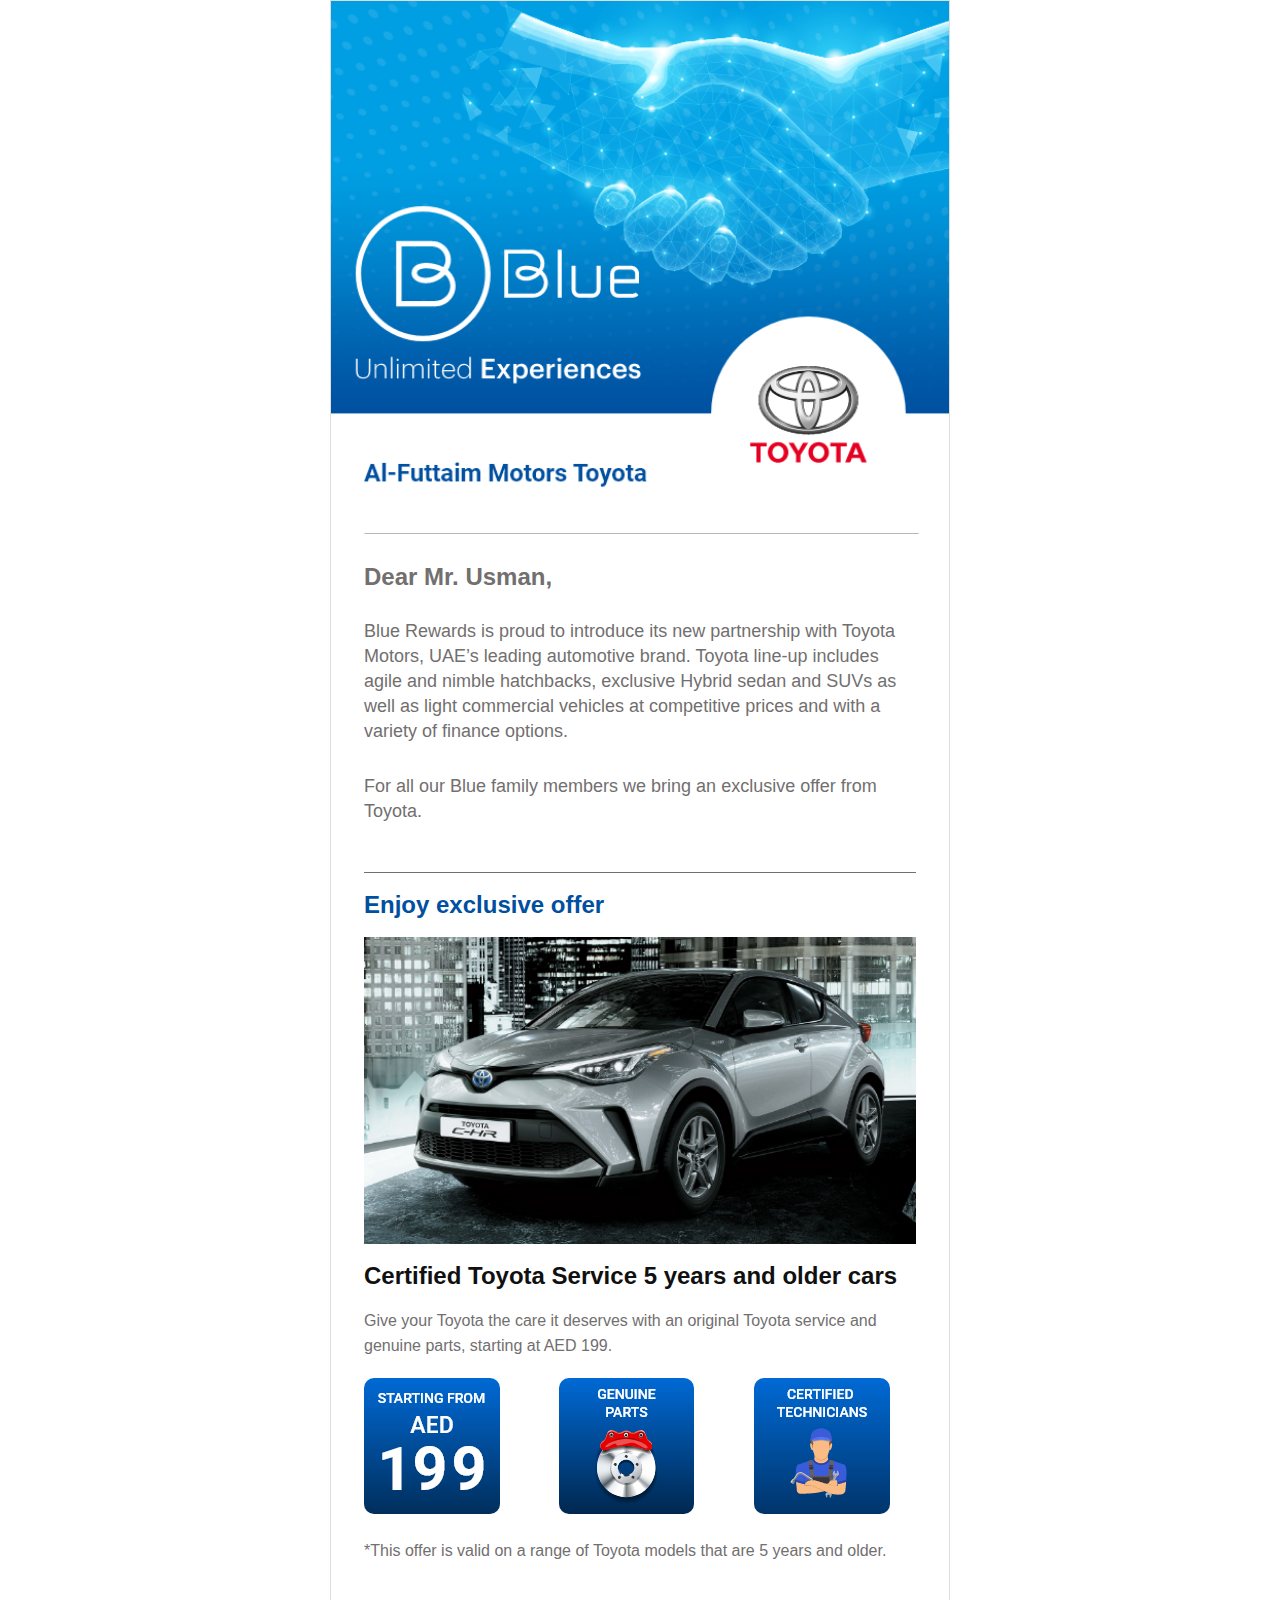
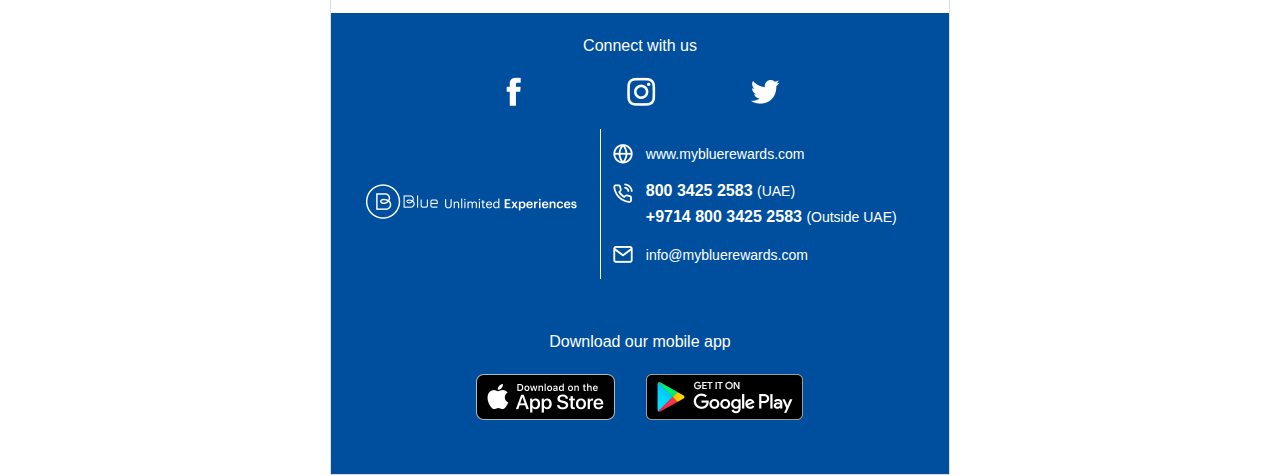
<file: blue-EDM/index.html>
<!doctype html>
<html lang="en">
<head>
    <meta charset="UTF-8">
    <meta name="viewport"
          content="width=device-width, user-scalable=no, initial-scale=1.0, maximum-scale=1.0, minimum-scale=1.0">
    <meta http-equiv="X-UA-Compatible" content="ie=edge">
    <title>Blue Onboarding EDM</title>
</head>
<style type="text/css">
    /* /\/\/\/\/\/\/\/\/ RESET STYLES /\/\/\/\/\/\/\/\/ */
    body{
        margin:0;
        padding:0;
    }

    img{
        border:0 none;
        height:auto;
        line-height:100%;
        outline:none;
        text-decoration:none;
    }

    a img{
        border:0 none;
    }

    .imageFix{
        display:block;
    }

    table, td{
        border-collapse:collapse;
    }

    #bodyTable{
        height:100% !important;
        margin:0;
        padding:0;
        width:100% !important;
    }
</style>

<body>

<table cellspacing="0" cellpadding="0" border="0" width="620" align="center" style="margin: auto;text-align: center; border: 1px solid #ddd;">
    <tr>
        <td>
            <table width="100" cellspacing="0" cellpadding="0" style="width: 100%;">
               
                <tr>
                    <td style="width: 100%;display: block;"><img style="width: 100%;display: block;" src="images/Header.png" alt=""></td>
                </tr>
            </table>

            <table width="100" cellspacing="0" cellpadding="0" style="width: 100%;">
                <tr>
                    <td>
                        <table width="100" cellspacing="0" cellpadding="0" style="width: 100%;">
                            <tr>
                                <td>
                                    <table width="100" cellspacing="0" cellpadding="0" style="width: 100%;">
                                        <tbody><tr>
                                            <td style="height: 30px;line-height: 9px;">&nbsp;</td>
                                        </tr>
                                    </tbody></table>
                                </td>
                            </tr>
                            <tr>
                                <td>
                                    <table width="100" cellspacing="0" cellpadding="0" style="width: 100%;">
                                        <tr>
                                            <td style="width: 33px;">&nbsp;</td>
                                            <td>
                                                <table width="100" cellspacing="0" cellpadding="0" style="width: 100%;">
                                                    <tr>
                                                        <td align="center" style="font-family: Arial, Helvetica, sans-serif;font-size: 24px;line-height: 25px;color: #726F6F;text-align: left;font-weight: bold;">Dear Mr. Usman,</td>
                                                    </tr>
                                                </table>
                                            </td>
                                            <td style="width: 33px;">&nbsp;</td>
                                        </tr>
                                    </table>
                                </td>
                            </tr>
                            <tr>
                                <td>
                                    <table width="100" cellspacing="0" cellpadding="0" style="width: 100%;">
                                        <tr>
                                            <td style="height: 30px;line-height: 9px;">&nbsp;</td>
                                        </tr>
                                    </table>
                                </td>
                            </tr>
                            <tr>
                                <td>
                                    <table width="100" cellspacing="0" cellpadding="0" style="width: 100%;">
                                        <tr>
                                            <td style="width: 33px;">&nbsp;</td>
                                            <td>
                                                <table width="100" cellspacing="0" cellpadding="0" style="width: 100%;">
                                                    <tr>
                                                        <td align="center" style="font-family: Arial, Helvetica, sans-serif;font-size: 18px;line-height: 25px;color: #726F6F;text-align: left;">Blue Rewards is proud to introduce its new partnership with Toyota Motors, UAE’s leading automotive brand. Toyota line-up includes agile and nimble hatchbacks, exclusive Hybrid sedan and SUVs as well as light commercial vehicles at competitive prices and with a variety of finance options. </td>
                                                    </tr>
                                                </table>
                                            </td>
                                            <td style="width: 33px;">&nbsp;</td>
                                        </tr>
                                    </table>
                                </td>
                            </tr>
                            <tr>
                                <td>
                                    <table width="100" cellspacing="0" cellpadding="0" style="width: 100%;">
                                        <tr>
                                            <td style="height: 30px;line-height: 9px;">&nbsp;</td>
                                        </tr>
                                    </table>
                                </td>
                            </tr>
                            <tr>
                                <td>
                                    <table width="100" cellspacing="0" cellpadding="0" style="width: 100%;">
                                        <tr>
                                            <td style="width: 33px;">&nbsp;</td>
                                            <td>
                                                <table width="100" cellspacing="0" cellpadding="0" style="width: 100%;">
                                                    <tr>
                                                        <td align="center" style="font-family: Arial, Helvetica, sans-serif;font-size: 18px;line-height: 25px;color: #726F6F;text-align: left;">For all our Blue family members we bring an exclusive offer from Toyota.</td>
                                                    </tr>
                                                </table>
                                            </td>
                                            <td style="width: 33px;">&nbsp;</td>
                                        </tr>
                                    </table>
                                </td>
                            </tr>
                            <tr>
                                <td>
                                    <table width="100" cellspacing="0" cellpadding="0" style="width: 100%;">
                                        <tbody><tr>
                                            <td style="height: 30px;line-height: 9px;">&nbsp;</td>
                                        </tr>
                                    </tbody></table>
                                </td>
                            </tr>
                            <tr>
                                <td>
                                    <table width="100" cellspacing="0" cellpadding="0" style="width: 100%;">
                                        <tbody><tr>
                                            <td style="width: 33px;">&nbsp;</td>
                                            <td style="border-bottom: 1px solid #707070;">&nbsp;</td>
                                            <td style="width: 33px;">&nbsp;</td>
                                        </tr>
                                    </tbody></table>
                                </td>
                            </tr>
                            <tr>
                                <td>
                                    <table width="100" cellspacing="0" cellpadding="0" style="width: 100%;">
                                        <tbody><tr>
                                            <td style="height: 20px;line-height: 9px;">&nbsp;</td>
                                        </tr>
                                    </tbody></table>
                                </td>
                            </tr>
                        </table>
                    </td>
                </tr>
            </table>

            <table width="100" cellspacing="0" cellpadding="0" style="width: 100%;">
                <tr>
                    <td style="width: 33px;">&nbsp;</td>
                    <td style="font-family: Arial, Helvetica, sans-serif;font-size: 24px;line-height: 24px;color: #014F9F;font-weight: bold;text-align: left;">Enjoy exclusive offer</td>
                    <td style="width: 33px;">&nbsp;</td>
                </tr>
                <tr>
                    <td>
                        <table width="100" cellspacing="0" cellpadding="0" style="width: 100%;">
                            <tbody><tr>
                                <td style="height: 20px;line-height: 9px;">&nbsp;</td>
                            </tr>
                        </tbody></table>
                    </td>
                </tr>
            </table>

            <table width="100" cellspacing="0" cellpadding="0" style="width: 100%;">
                <tr>
                    <td style="width: 33px;">&nbsp;</td>
                    <td>
                        <table width="100" cellspacing="0" cellpadding="0" style="width: 100%;">
                            <tr>
                                 
                                <td style="width: 100%;display: block;"><img style="width: 100%;display: block;" src="images/Mask Group 1.png" alt=""></td>
                            </tr>
                        </table>
                    </td>
                    <td style="width: 33px;">&nbsp;</td>
                </tr>
            </table>

            <table width="100" cellspacing="0" cellpadding="0" style="width: 100%;">
                <tbody><tr>
                    <td style="height: 20px;line-height: 9px;">&nbsp;</td>
                </tr>
            </tbody></table>

            <table width="100" cellspacing="0" cellpadding="0" style="width: 100%;">
                <tbody><tr>
                    <td style="width: 33px;">&nbsp;</td>
                    <td style="font-family: Arial, Helvetica, sans-serif;font-size: 24px;line-height: 24px;color: #101010;font-weight: bold;text-align: left;">Certified Toyota Service 5 years and older cars</td>
                    <td style="width: 33px;">&nbsp;</td>
                </tr>
                <tr>
                    <td colspan="5">
                        <table width="100" cellspacing="0" cellpadding="0" style="width: 100%;">
                            <tbody><tr>
                                <td style="height: 20px;line-height: 9px;">&nbsp;</td>
                            </tr>
                        </tbody></table>
                    </td>
                </tr>
            </tbody></table>

            <table width="100" cellspacing="0" cellpadding="0" style="width: 100%;">
                <tbody><tr>
                    <td style="width: 33px;">&nbsp;</td>
                    <td align="center" style="font-family: Arial, Helvetica, sans-serif;font-size: 16px;line-height: 25px;color: #726F6F;text-align: left;">Give your Toyota the care it deserves with an original Toyota service and genuine parts, starting at AED 199. </td>
                    <td style="width: 33px;">&nbsp;</td>
                </tr>
            </tbody></table>

            <table width="100" cellspacing="0" cellpadding="0" style="width: 100%;">
                <tbody><tr>
                    <td style="height: 20px;line-height: 9px;">&nbsp;</td>
                </tr>
            </tbody></table>

            <table width="100" cellspacing="0" cellpadding="0" align="left" style="width: 100%;text-align: left;">
                <tr>
                    <td style="width: 33px;">&nbsp;</td>
                    <td><img src="images/Icon -1.png" alt="199 AED"></td>
                    <td><img src="images/Icon -2.png" alt=""></td>
                    <td><img src="images/Icon -3.png" alt=""></td>
                </tr>
            </table>

            <table width="100" cellspacing="0" cellpadding="0" style="width: 100%;">
                <tbody><tr>
                    <td style="height: 20px;line-height: 9px;">&nbsp;</td>
                </tr>
            </tbody></table>

            <table width="100" cellspacing="0" cellpadding="0" style="width: 100%;">
                <tbody><tr>
                    <td style="width: 33px;">&nbsp;</td>
                    <td align="center" style="font-family: Arial, Helvetica, sans-serif;font-size: 16px;line-height: 25px;color: #726F6F;text-align: left;">*This offer is valid on a range of Toyota models that are 5 years and older. </td>
                    <td style="width: 33px;">&nbsp;</td>
                </tr>
            </tbody></table>

            <table width="100" cellspacing="0" cellpadding="0" style="width: 100%;">
                <tbody><tr>
                    <td style="height: 50px;line-height: 9px;">&nbsp;</td>
                </tr>
            </tbody>
            </table>

            <table width="100" cellspacing="0" cellpadding="0" style="width: 100%;background-color: #004F9F;">
                <tr>
                    <td style="height: 20px;line-height: 9px;">&nbsp;</td>
                </tr>
                <tr>
                    <td style="font-family: Arial, Helvetica, sans-serif;font-size: 16px;line-height: 25px;color: #ffffff;text-align: center;">Connect with us</td>
                </tr>
                <tr>
                    <td style="height: 10px;line-height: 9px;">&nbsp;</td>
                </tr>
                <tr>
                    <td>
                        <table width="100" cellspacing="0" cellpadding="0" style="width: 100%">
                            <tr>
                                <td style="width: 120px;">&nbsp;</td>
                                <td><a href="https://www.facebook.com/bluerewards" target="_blank"><img src="images/FB.png" alt=""></a></td>
                                <td><a href="https://www.instagram.com/bluerewards/" target="_blank"><img src="images/INsta.png" alt=""></a></td>
                                <td><a href="https://twitter.com/RewardsBlue" target="_blank"><img src="images/twitter.png" alt=""></a> </td>
                                <td style="width: 120px;">&nbsp;</td>
                            </tr>
                        </table>
                    </td>
                </tr>
                <tr>
                    <td style="height: 10px;line-height: 9px;">&nbsp;</td>
                </tr>
                <tr>
                    <td>
                        <table width="100" cellspacing="0" cellpadding="0" style="width: 100%">
                        <tr>
                            <td style="width: 30px;">&nbsp;</td>
                            <td style="text-align: left;">
                                <img src="images/Blue logo.png" alt="">
                            </td>
                            <td style="border-left: 1px solid #ffffff;text-align: left;">
                                <table width="100" cellspacing="0" cellpadding="0" style="width: 100%">
                                    <tr>
                                        <td style="height: 10px;line-height: 9px;">&nbsp;</td>
                                    </tr>
                                    <tr>
                                        <td>
                                            <table width="100" cellspacing="0" cellpadding="0" style="width: 100%">
                                                <tr>
                                                    <td style="width: 10px;"></td>
                                                    <td style="width: 25px;text-align: left;"><img src="images/globe.png" alt="" style="width: 25px;height: 29px;display: block;"></td>
                                                    <td style="width: 10px;"></td>
                                                    <td style="font-family: Arial, Helvetica, sans-serif;font-size: 16px;line-height: 25px;color: #ffffff;text-align: left;"><a style="font-family: Arial, Helvetica, sans-serif;font-size: 14px;line-height: 25px;color: #ffffff;text-align: left;text-decoration: none;" href=" www.mybluerewards.com " target="_blank"> www.mybluerewards.com </a></td>
                                                </tr>
                                            </table>
                                        </td>
                                    </tr>
                                    <tr>
                                        <td style="height: 10px;line-height: 9px;">&nbsp;</td>
                                    </tr>
                                    <tr>
                                        <td>
                                            <table width="100" cellspacing="0" cellpadding="0" style="width: 100%">
                                                <tr>
                                                    <td style="width: 10px;"></td>
                                                    <td style="width: 25px;text-align: left;vertical-align: top;"><img src="images/phone.png" alt="" style="width: 25px;height: 29px;display: block;"></td>
                                                    <td style="width: 10px;"></td>
                                                    <td>
                                                        <table width="100" cellspacing="0" cellpadding="0" style="width: 100%">
                                                            <tr>
                                                                <td style="font-family: Arial, Helvetica, sans-serif;font-size: 14px;line-height: 25px;color: #ffffff;text-align: left;"><a style="font-family: Arial, Helvetica, sans-serif;font-size: 16px;line-height: 25px;color: #ffffff;text-align: left;text-decoration: none;font-weight: bold;" href=" tel: 800 3425 2583 "> 800 3425 2583 </a> (UAE) </td>

                                                            </tr>
                                                            <tr>
                                                                <td style="font-family: Arial, Helvetica, sans-serif;font-size: 14px;line-height: 25px;color: #ffffff;text-align: left;"><a style="font-family: Arial, Helvetica, sans-serif;font-size: 16px;line-height: 25px;color: #ffffff;text-align: left;text-decoration: none;font-weight: bold;" href=" tel: +9714 800 3425 2583 "> +9714 800 3425 2583 </a> (Outside UAE) </td>

                                                            </tr>
                                                        </table>
                                                    </td>
                                                </tr>
                                                <tr>
                                                    <td style="height: 10px;line-height: 9px;">&nbsp;</td>
                                                </tr>
                                            </table>
                                        </td>
                                    </tr>
                                    <tr>
                                        <td>
                                            <table width="100" cellspacing="0" cellpadding="0" style="width: 100%">
                                                <tr>
                                                    <td style="width: 10px;"></td>
                                                    <td style="width: 25px;text-align: left;"><img src="images/email.png" alt="" style="width: 25px;height: 29px;display: block;"></td>
                                                    <td style="width: 10px;"></td>
                                                    <td style="font-family: Arial, Helvetica, sans-serif;font-size: 16px;line-height: 25px;color: #ffffff;text-align: left;"><a style="font-family: Arial, Helvetica, sans-serif;font-size: 14px;line-height: 25px;color: #ffffff;text-align: left;text-decoration: none;" href="mailto: www.mybluerewards.com "> info@mybluerewards.com </a></td>
                                                </tr>
                                                <tr>
                                                    <td style="height: 10px;line-height: 9px;">&nbsp;</td>
                                                </tr>
                                                
                                            </table>
                                        </td>
                                    </tr>
                                </table>
                            </td>
                            <td style="width: 30px;">&nbsp;</td>
                        </tr>
                    </table>
                    </td>
                </tr>
                <tr>
                    <td style="height: 50px;line-height: 9px;">&nbsp;</td>
                </tr>
                <tr>
                    <td style="font-family: Arial, Helvetica, sans-serif;font-size: 16px;line-height: 25px;color: #ffffff;text-align: center;">Download our mobile app</td>
                </tr>
                <tr>
                    <td style="height: 20px;line-height: 9px;">&nbsp;</td>
                </tr>
                <tr>
                    <td>
                        <table width="100" cellspacing="0" cellpadding="0" style="width: 100%;">
                            <tr>
                                <td style="width: 130px;">&nbsp;</td>
                                <td><a href="https://apps.apple.com/us/app/blue-rewards/id1503337179?ls=1" target="_blank"><img src="images/app-store.png" target="_blank" alt=""></a></td>
                                <td><a href="https://play.google.com/store/apps/details?id=com.alfuttaim.blue" target="_blank"><img src="images/google-play.png" target="_blank" alt=""></a></td>
                                <td style="width: 130px;">&nbsp;</td>
                            </tr>
                        </table>
                    </td>
                </tr>
                <tr>
                    <td style="height: 50px;line-height: 9px;">&nbsp;</td>
                </tr>
            </table>

            

        </td>
    </tr>
</table>



</body>
</html>
</file>
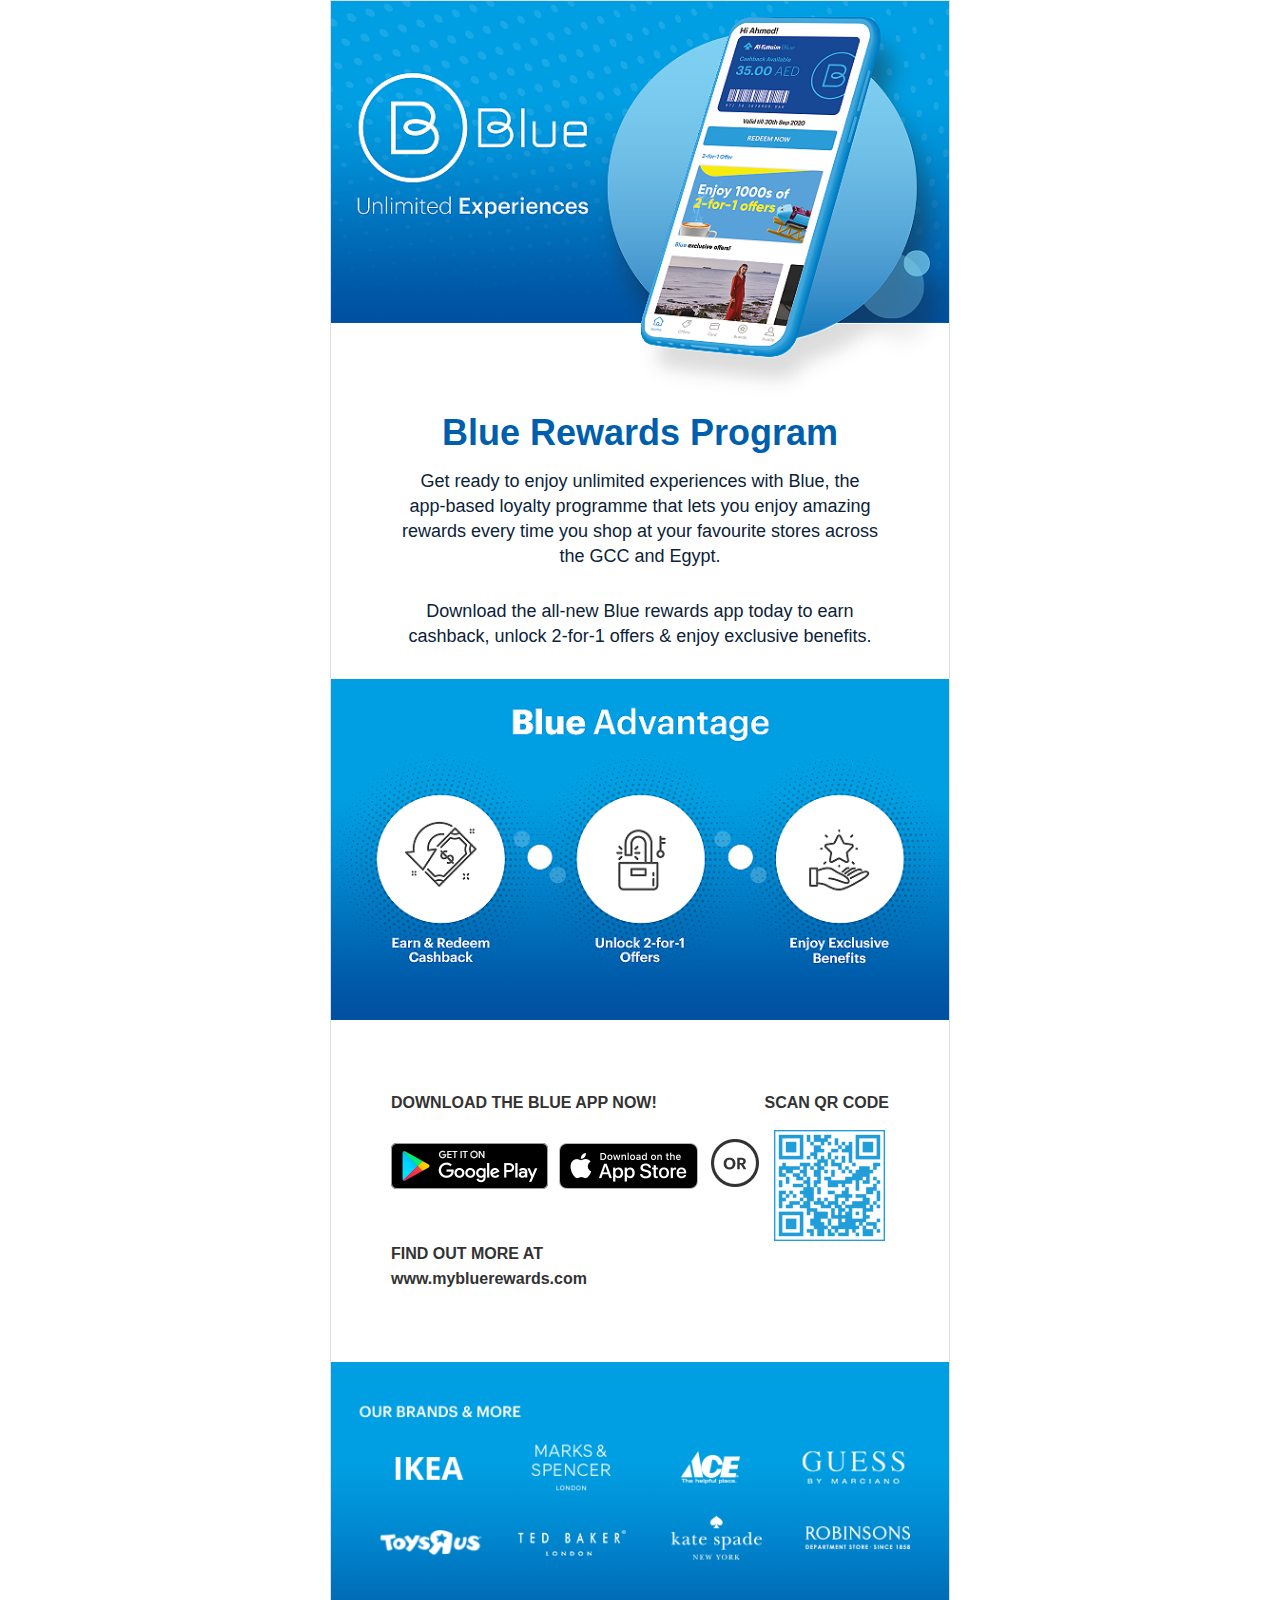
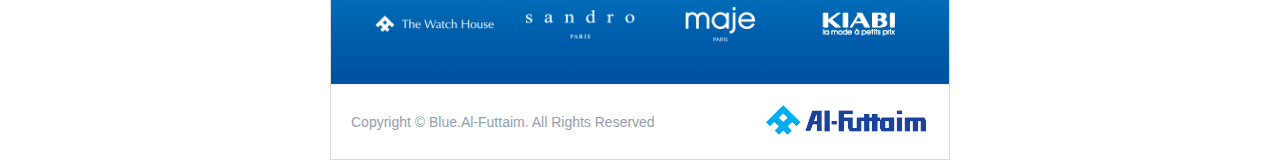
<file: blue-emailer/index.html>
<!doctype html>
<html lang="en">
<head>
    <meta charset="UTF-8">
    <meta name="viewport"
          content="width=device-width, user-scalable=no, initial-scale=1.0, maximum-scale=1.0, minimum-scale=1.0">
    <meta http-equiv="X-UA-Compatible" content="ie=edge">
    <title>AF Emailer</title>
</head>
<style type="text/css">
    /* /\/\/\/\/\/\/\/\/ RESET STYLES /\/\/\/\/\/\/\/\/ */
    body{
        margin:0;
        padding:0;
    }

    img{
        border:0 none;
        height:auto;
        line-height:100%;
        outline:none;
        text-decoration:none;
    }

    a img{
        border:0 none;
    }

    .imageFix{
        display:block;
    }

    table, td{
        border-collapse:collapse;
    }

    #bodyTable{
        height:100% !important;
        margin:0;
        padding:0;
        width:100% !important;
    }
</style>

<body>

<table cellspacing="0" cellpadding="0" border="0" width="620" align="center" style="margin: auto;text-align: center; border: 1px solid #ddd;">
    <tr>
        <td>
            <table width="100" cellspacing="0" cellpadding="0" style="width: 100%;">
               
                <tr>
                    <td style="width: 100%;display: block;"><img style="width: 100%;display: block;" src="images/banner.png" alt=""></td>
                </tr>
            </table>

            <table width="100" cellspacing="0" cellpadding="0" style="width: 100%;">
                <tr>
                    <td>
                        <table width="100" cellspacing="0" cellpadding="0" style="width: 100%;">
                            <tr>
                                <td align="center" style="font-family: Arial, Helvetica, sans-serif;font-size: 36px;line-height: 72px;color: #005fad;font-weight: bold;text-align: center;">Blue Rewards Program</td>
                            </tr>
                            <tr>
                                <td>
                                    <table width="100" cellspacing="0" cellpadding="0" style="width: 100%;">
                                        <tr>
                                            <td style="width: 70px;">&nbsp;</td>
                                            <td>
                                                <table width="100" cellspacing="0" cellpadding="0" style="width: 100%;">
                                                    <tr>
                                                        <td align="center" style="font-family: Arial, Helvetica, sans-serif;font-size: 18px;line-height: 25px;color: #0c2238;text-align: center;">Get ready to enjoy unlimited experiences with Blue, the app-based loyalty programme that lets you enjoy amazing rewards every time you shop at your favourite stores across the GCC and Egypt. </td>
                                                    </tr>
                                                </table>
                                            </td>
                                            <td style="width: 70px;">&nbsp;</td>
                                        </tr>
                                    </table>
                                </td>
                            </tr>
                            <tr>
                                <td>
                                    <table width="100" cellspacing="0" cellpadding="0" style="width: 100%;">
                                        <tr>
                                            <td style="height: 30px;line-height: 9px;">&nbsp;</td>
                                        </tr>
                                    </table>
                                </td>
                            </tr>
                            <tr>
                                <td>
                                    <table width="100" cellspacing="0" cellpadding="0" style="width: 100%;">
                                        <tr>
                                            <td style="width: 70px;">&nbsp;</td>
                                            <td>
                                                <table width="100" cellspacing="0" cellpadding="0" style="width: 100%;">
                                                    <tr>
                                                        <td align="center" style="font-family: Arial, Helvetica, sans-serif;font-size: 18px;line-height: 25px;color: #0c2238;text-align: center;">Download the all-new Blue rewards app today to earn cashback, unlock 2-for-1 offers & enjoy exclusive benefits. </td>
                                                    </tr>
                                                </table>
                                            </td>
                                            <td style="width: 70px;">&nbsp;</td>
                                        </tr>
                                    </table>
                                </td>
                            </tr>
                            <tr>
                                <td>
                                    <table width="100" cellspacing="0" cellpadding="0" style="width: 100%;">
                                        <tr>
                                            <td style="height: 30px;line-height: 9px;">&nbsp;</td>
                                        </tr>
                                    </table>
                                </td>
                            </tr>
                        </table>
                    </td>
                </tr>
            </table>

            <table width="100" cellspacing="0" cellpadding="0" style="width: 100%;">
                <tr>
                    <td>
                        <table width="100" cellspacing="0" cellpadding="0" style="width: 100%;">
                            <tr>
                                <td style="width: 100%;display: block;"><img style="width: 618px;display: block;" src="images/advantage.png" alt=""></td>
                            </tr>
                        </table>
                    </td>
                </tr>
            </table>

            <table width="100" cellspacing="0" cellpadding="0" style="width: 100%;">
                <tr>
                    <td colspan="7" style="height: 70px;line-height: 9px;">&nbsp;</td>
                </tr>
                <tr>
                    <td style="width: 60px;">&nbsp;</td>
                    <td>
                        <table width="100" cellspacing="0" cellpadding="0" style="width: 100%;">
                            <tr>
                                <td colspan="7">
                                    <table width="100" cellspacing="0" cellpadding="0" style="width: 100%;">
                                        <tr>
                                            <td style="font-family: Arial, Helvetica, sans-serif;font-size: 16px;line-height: 25px;color: #333333;text-align: left;font-weight: 700;text-transform: uppercase;">Download the Blue app now!</td>
                                            <td style="font-family: Arial, Helvetica, sans-serif;font-size: 16px;line-height: 25px;color: #333333;text-align: right;font-weight: 700;text-transform: uppercase;">Scan QR Code</td>
                                        </tr>
                                    </table>
                                </td>
                            </tr>
                            <tr>
                                <td colspan="7" style="height: 15px;line-height: 9px;">&nbsp;</td>
                            </tr>
                            <tr>
                                <td>
                                    <table width="100" cellspacing="0" cellpadding="0" style="width: 100%;">
                                        <tr>
                                            <td align="left" style="text-align: left;display: block;"><a href="https://play.google.com/store/apps/details?id=com.alfuttaim.blue"><img src="images/google-play.png" alt=""></a></td>
                                            <td style="width: 20px;">&nbsp;</td>
                                            <td align="left" style="text-align: left;display: block;"><a href="https://apps.apple.com/us/app/blue-rewards/id1503337179?ls=1"><img src="images/app-store.png" alt=""></a></td>
                                            <td style="width: 20px;">&nbsp;</td>
                                            <td align="left" style="text-align: left;display: block;"><img src="images/or1.png" alt=""></td>
                                            <td style="width: 20px;">&nbsp;</td>
                                            <td align="left" style="text-align: left;display: block;"><img valign='inherit' src="images/qr-scan.png" alt="" style="vertical-align: inherit;width: 111px;"></td>
                                            <td width="5" style="width: 5px;">&nbsp;</td>
                                        </tr>
                                    </table>
                                </td>
                            </tr>
                            <tr>
                                <td colspan="7" style="font-family: Arial, Helvetica, sans-serif;font-size: 16px;line-height: 25px;color: #333333;text-align: left;font-weight: 700;">FIND OUT MORE AT</td>
                            </tr>
                            <tr>
                                <td colspan="7" style="font-family: Arial, Helvetica, sans-serif;font-size: 16px;line-height: 25px;color: #333333;text-align: left;font-weight: 700;"><a href="https://www.mybluerewards.com/" style="font-family: Arial, Helvetica, sans-serif;font-size: 16px;line-height: 25px;color: #333333;text-align: left;font-weight: 700;text-decoration: none;">www.mybluerewards.com</a></td>
                            </tr>
                        </table>
                    </td>
                    <td style="width: 60px;">&nbsp;</td>
                </tr>
                <tr>
                    <td style="height: 70px;line-height: 9px;">&nbsp;</td>
                </tr>
            </table>

            <table width="100" cellspacing="0" cellpadding="0" style="width: 100%;">
                <tbody><tr>
                    <td>
                        <table width="100" cellspacing="0" cellpadding="0" style="width: 100%;">
                            <tbody><tr>
                                <td style="width: 100%;display: block;"><img style="width: 618px;display: block;" src="images/our-brands.png" alt=""></td>
                            </tr>
                        </tbody></table>
                    </td>
                </tr>
            </tbody></table>

            <table width="100" cellspacing="0" cellpadding="0" style="width: 100%;">
                <tr>
                    <td style="height: 20px;line-height: 9px;">&nbsp;</td>
                </tr>
                <tr>
                    <td style="width: 20px;">&nbsp;</td>
                    <td style="font-family: Arial, Helvetica, sans-serif;font-size: 14px;line-height: 25px;color: #93a1af;text-align: left;">Copyright © Blue.Al-Futtaim. All Rights Reserved</td>
                    <td><img src="images/al-futtaim-logo.png" alt=""></td>
                </tr>
                <tr>
                    <td style="height: 20px;line-height: 9px;">&nbsp;</td>
                </tr>
            </table>

        </td>
    </tr>
</table>



</body>
</html>
</file>
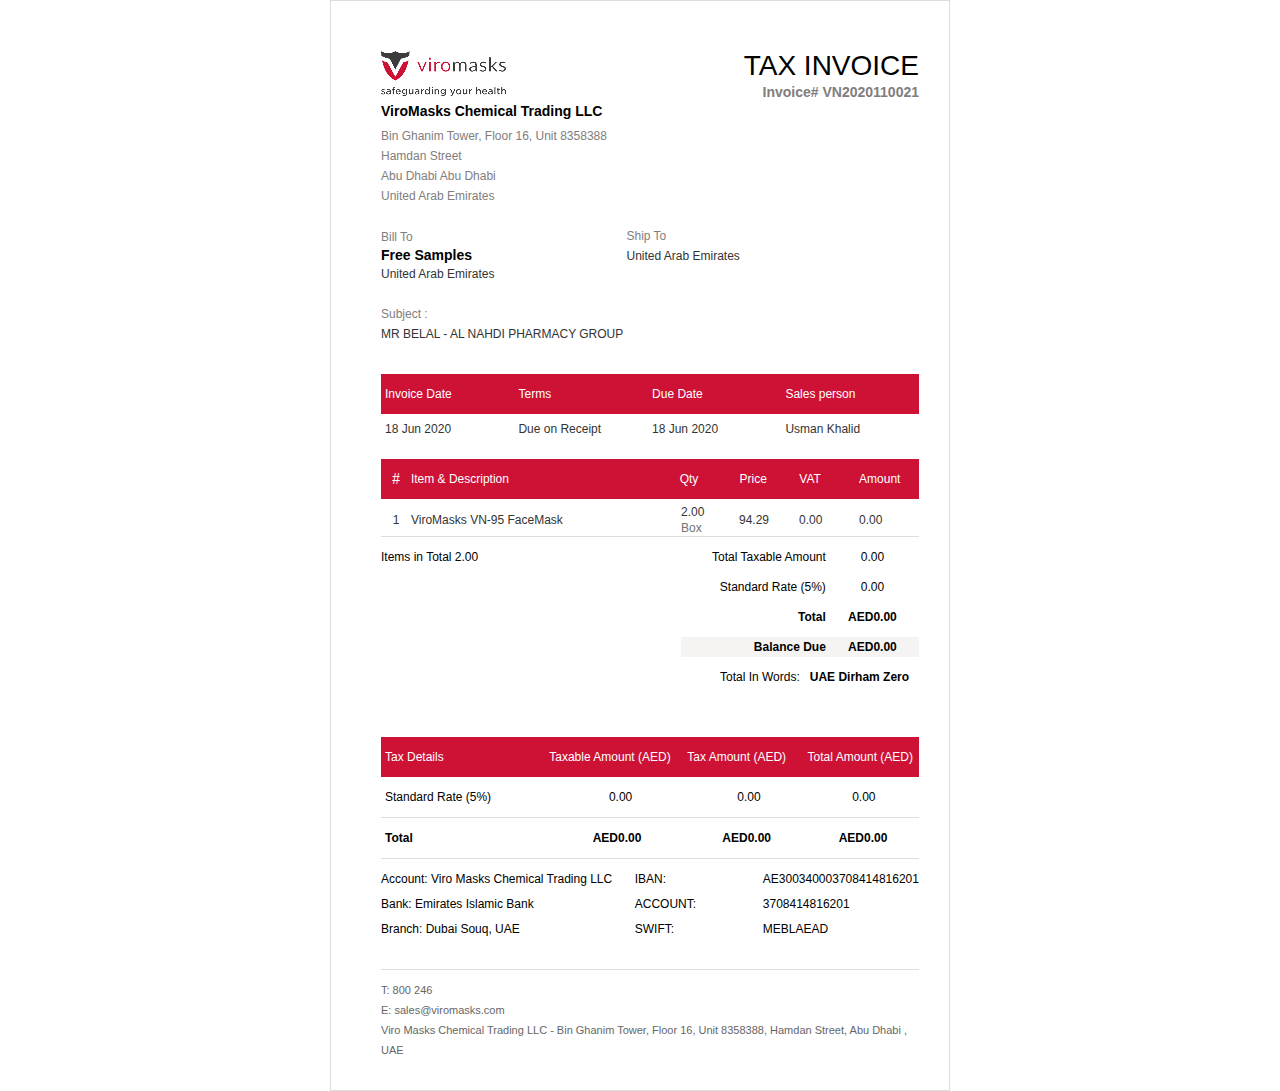
<file: Viro Invoice/index.html>
<!doctype html>
<html lang="en">
<head>
    <meta charset="UTF-8">
    <meta name="viewport"
          content="width=device-width, user-scalable=no, initial-scale=1.0, maximum-scale=1.0, minimum-scale=1.0">
    <meta http-equiv="X-UA-Compatible" content="ie=edge">
    <title>Viro Masks Invoice</title>
</head>
<style type="text/css">
    /* /\/\/\/\/\/\/\/\/ RESET STYLES /\/\/\/\/\/\/\/\/ */
    body{
        margin:0;
        padding:0;
    }

    img{
        border:0 none;
        height:auto;
        line-height:100%;
        outline:none;
        text-decoration:none;
    }

    a img{
        border:0 none;
    }

    .imageFix{
        display:block;
    }

    table, td{
        border-collapse:collapse;
    }

    #bodyTable{
        height:100% !important;
        margin:0;
        padding:0;
        width:100% !important;
    }
</style>

<body>

<table cellspacing="0" cellpadding="0" border="0" width="620" align="center" style="margin: auto;text-align: center; border: 1px solid #ddd;">
    <tr>
        <td style="height: 50px;"></td>
    </tr>
    <tr>
        <td>
            <table cellspacing="0" cellpadding="0" style="width: 100%;">
                <tr>
                    <td style="width: 50px;"></td>
                    <td>
                    <table cellspacing="0" cellpadding="0" style="width: 100%;">
                            <tr>
                                <td>
                                    <table cellspacing="0" cellpadding="0" style="width: 100%;">
                                        <tr>
                                            <td>
                                                <img align="left" src="images/logo.png" alt="" style="text-align: left;">
                                            </td>
                                            <tr>
                                                <td style="font-family: Arial;font-size: 14px;line-height: 30px;color: #000;text-align: left;font-weight: bold;">ViroMasks Chemical Trading LLC</td>
                                            </tr>
                                            <tr>
                                                <td style="font-family: Arial;font-size: 12px;line-height: 20px;color: #817d7d;text-align: left;">Bin Ghanim Tower, Floor 16, Unit 8358388<br>
                                                    Hamdan Street<br>
                                                    Abu Dhabi Abu Dhabi<br>
                                                    United Arab Emirates</td>
                                            </tr>
                                            <tr>
                                                <td colspan="3" style="height: 20px;"></td>
                                            </tr>
                                            <tr>
                                                <td>
                                                    <table cellspacing="0" cellpadding="0" style="width: 100%;">
                                                        <tr>
                                                            <td style="font-family: Arial;font-size: 12px;line-height: 20px;color: #817d7d;text-align: left;">Bill To</td>
                                                        </tr>
                                                        <tr>
                                                            <td style="font-family: Arial;font-size: 14px;line-height: 17px;color: #000;text-align: left;font-weight: bold;">Free Samples</td>
                                                        </tr>
                                                        <tr>
                                                            <td style="font-family: Arial;font-size: 12px;line-height: 20px;color: #333333;text-align: left;">United Arab Emirates</td>
                                                        </tr>
                                                    </table>
                                                </td>
                                                <td>
                                                    <table cellspacing="0" cellpadding="0" style="width: 100%;">
                                                        <tr>
                                                            <td style="font-family: Arial;font-size: 12px;line-height: 20px;color: #817d7d;text-align: left;">Ship To</td>
                                                        </tr>
                                                        <tr>
                                                            <td style="font-family: Arial;font-size: 12px;line-height: 20px;color: #333333;text-align: left;">United Arab Emirates</td>
                                                        </tr>
                                                        <tr>
                                                            <td>&nbsp;</td>
                                                        </tr>
                                                    </table>
                                                </td>
                                            </tr>
                                            <tr>
                                                <td colspan="3" style="height: 20px;"></td>
                                            </tr>
                                            <tr>
                                                <td>
                                                    <table cellspacing="0" cellpadding="0" style="width: 100%;">
                                                        <tr>
                                                            <td style="font-family: Arial;font-size: 12px;line-height: 20px;color: #817d7d;text-align: left;">Subject :</td>
                                                        </tr>
                                                        <tr>
                                                            <td style="font-family: Arial;font-size: 12px;line-height: 20px;color: #333333;text-align: left;">MR BELAL - AL NAHDI PHARMACY GROUP</td>
                                                        </tr>
                                                    </table>
                                                </td>
                                            </tr>
                                            <tr>
                                                <td colspan="3" style="height: 30px;"></td>
                                            </tr>
                                        </tr>
                                    </table>
                                </td>
                                <td valign="top" style="vertical-align: top;">
                                    <table align="right" cellspacing="0" cellpadding="0" style="width: 100%;text-align: right;">
                                        <tr>
                                            <td style="font-family: Arial;font-size: 28px;line-height: 30px;color: #000;text-align: right;">TAX INVOICE</td>
                                        </tr>
                                        <tr>
                                            <td style="font-family: Arial;font-size: 14px;line-height: 22px;color: #817d7d;text-align: right;font-weight: bold;">Invoice# VN2020110021</td>
                                        </tr>
                                    </table>
                                </td>
                            </tr>
                    </table>

                    <table cellspacing="0" cellpadding="0" style="width: 100%;">
                        <tr>
                            <td>
                                <table cellspacing="0" cellpadding="0" style="width: 100%;background-color: #cd1236;">
                                    <tr>
                                        <td colspan="5" style="height: 10px;line-height: 9px;">&nbsp;</td>
                                    </tr>
                                    <tr>
                                        <td>&nbsp;</td>
                                        <td style="font-family: Arial;font-size: 12px;line-height: 20px;color: #fff;text-align: left;width: 135px;">Invoice Date</td>
                                        <td style="font-family: Arial;font-size: 12px;line-height: 20px;color: #fff;text-align: left;width: 135px;">Terms</td>
                                        <td style="font-family: Arial;font-size: 12px;line-height: 20px;color: #fff;text-align: left;width: 135px;">Due Date </td>
                                        <td style="font-family: Arial;font-size: 12px;line-height: 20px;color: #fff;text-align: left;width: 135px;">Sales person</td>
                                    </tr>
                                    <tr>
                                        <td colspan="5" style="height: 10px;line-height: 9px;">&nbsp;</td>
                                    </tr>
                                </table>
                            </td>
                        </tr>
                    </table>

                    <table cellspacing="0" cellpadding="0" style="width: 100%;">
                        <tr>
                            <td style="height: 5px;line-height: 5px;">&nbsp;</td>
                        </tr>
                        <tr>
                            <td>
                                <table cellspacing="0" cellpadding="0" style="width: 100%;">
                                    <tr>
                                        <td>&nbsp;</td>
                                        <td style="font-family: Arial;font-size: 12px;line-height: 20px;color: #333333;text-align: left;width: 135px;">18 Jun 2020</td>
                                        <td style="font-family: Arial;font-size: 12px;line-height: 20px;color: #333333;text-align: left;width: 135px;">Due on Receipt </td>
                                        <td style="font-family: Arial;font-size: 12px;line-height: 20px;color: #333333;text-align: left;width: 135px;">18 Jun 2020     </td>
                                        <td style="font-family: Arial;font-size: 12px;line-height: 20px;color: #333333;text-align: left;width: 135px;">Usman Khalid</td>
                                    </tr>
                                </table>
                            </td>
                        </tr>
                    </table>

                    <table cellspacing="0" cellpadding="0" style="width: 100%;">
                        <tr>
                            <td style="height: 20px;line-height: 9px;">&nbsp;</td>
                        </tr>
                    </table>

                    <table cellspacing="0" cellpadding="0" style="width: 100%;">
                        <tr>
                            <td>
                                <table cellspacing="0" cellpadding="0" style="width: 100%;background-color: #cd1236;">
                                    <tr>
                                        <td colspan="5" style="height: 10px;line-height: 9px;">&nbsp;</td>
                                    </tr>
                                    <tr>
                                        <td style="color: #fff;width: 30px;">#</td>
                                        <td style="font-family: Arial;font-size: 12px;line-height: 20px;color: #fff;text-align: left;width: 270px;">Item &amp; Description </td>
                                        <td style="font-family: Arial;font-size: 12px;line-height: 20px;color: #fff;text-align: left;width: 60px;">Qty </td>
                                        <td style="font-family: Arial;font-size: 12px;line-height: 20px;color: #fff;text-align: left;width: 60px;">Price </td>
                                        <td style="font-family: Arial;font-size: 12px;line-height: 20px;color: #fff;text-align: left;width: 60px;">VAT</td>
                                        <td style="font-family: Arial;font-size: 12px;line-height: 20px;color: #fff;text-align: left;width: 60px;">Amount</td>
                                    </tr>
                                    <tr>
                                        <td colspan="5" style="height: 10px;line-height: 9px;">&nbsp;</td>
                                    </tr>
                                </table>
                            </td>
                        </tr>
                    </table>

                    <table cellspacing="0" cellpadding="0" style="width: 100%;">
                        <tr>
                            <td>
                                <table cellspacing="0" cellpadding="0" style="width: 100%;border-bottom: 1px solid #ddd;">
                                    <tr>
                                        <td style="height: 5px;line-height: 5px;">&nbsp;</td>
                                    </tr>
                                    <tr>
                                        <td style="font-family: Arial;font-size: 12px;line-height: 20px;color: #333333;text-align: center;width: 30px;">1</td>
                                        <td style="font-family: Arial;font-size: 12px;line-height: 20px;color: #333333;text-align: left;width: 270px;">ViroMasks VN-95 FaceMask </td>
                                        <td>
                                            <table cellspacing="0" cellpadding="0" style="width: 100%">
                                                <tr>
                                                    <td style="font-family: Arial;font-size: 12px;line-height: 16px;color: #333333;text-align: left;width: 60px;">2.00</td>
                                                </tr>
                                                <tr>
                                                    <td style="font-family: Arial;font-size: 12px;line-height: 16px;color: #727272;text-align: left;width: 60px;">Box</td>
                                                </tr>
                                            </table>
                                        </td>
                                        <td style="font-family: Arial;font-size: 12px;line-height: 20px;color: #333333;text-align: left;width: 60px;">94.29 </td>
                                        <td style="font-family: Arial;font-size: 12px;line-height: 20px;color: #333333;text-align: left;width: 60px;">0.00</td>
                                        <td style="font-family: Arial;font-size: 12px;line-height: 20px;color: #333333;text-align: left;width: 60px;">0.00</td>
                                    </tr>
                                </table>
                            </td>
                        </tr>
                    </table>

                    <table cellspacing="0" cellpadding="0" style="width: 100%;">
                        <tr>
                            <td style="height: 10px;line-height: 9px;">&nbsp;</td>
                        </tr>
                        <tr>
                            <td>
                                <table cellspacing="0" cellpadding="0" style="width: 100%;">
                                    <tr>
                                        <td style="font-family: Arial;font-size: 12px;line-height: 20px;color: #000000;text-align: left;width: 290px;">Items in Total 2.00</td>
                                        <td style="font-family: Arial;font-size: 12px;line-height: 20px;color: #000000;text-align: right;width: 140px;">Total Taxable Amount</td>
                                        <td style="font-family: Arial;font-size: 12px;line-height: 20px;color: #000000;text-align: center;width: 90px;">0.00</td>
                                    </tr>
                                    <tr>
                                        <td style="height: 10px;line-height: 9px;">&nbsp;</td>
                                    </tr>
                                    <tr>
                                        <td style="font-family: Arial;font-size: 12px;line-height: 20px;color: #000000;text-align: left;width: 290px;">&nbsp;</td>
                                        <td style="font-family: Arial;font-size: 12px;line-height: 20px;color: #000000;text-align: right;width: 140px;">Standard Rate (5%) </td>
                                        <td style="font-family: Arial;font-size: 12px;line-height: 20px;color: #000000;text-align: center;width: 90px;">0.00</td>
                                    </tr>
                                    <tr>
                                        <td style="height: 10px;line-height: 9px;">&nbsp;</td>
                                    </tr>
                                    <tr>
                                        <td style="font-family: Arial;font-size: 12px;line-height: 20px;color: #000000;text-align: left;width: 290px;">&nbsp;</td>
                                        <td style="font-family: Arial;font-size: 12px;line-height: 20px;color: #000000;text-align: right;width: 140px;font-weight: bold;">Total</td>
                                        <td style="font-family: Arial;font-size: 12px;line-height: 20px;color: #000000;text-align: center;width: 90px;font-weight: bold;">AED0.00</td>
                                    </tr>
                                    <tr>
                                        <td style="height: 10px;line-height: 9px;">&nbsp;</td>
                                    </tr>
                                    <tr>
                                        <td style="font-family: Arial;font-size: 12px;line-height: 20px;color: #000000;text-align: left;width: 290px;">&nbsp;</td>
                                        <td colspan="2">
                                            <table cellspacing="0" cellpadding="0" style="width: 100%;background-color: #f5f4f3;">
                                                <tr>
                                                    <td style="font-family: Arial;font-size: 12px;line-height: 20px;color: #000000;text-align: right;width: 140px;font-weight: bold;">Balance Due</td>
                                                    <td style="font-family: Arial;font-size: 12px;line-height: 20px;color: #000000;text-align: center;width: 90px;font-weight: bold;">AED0.00</td>
                                                </tr>
                                            </table>
                                        </td>
                                    </tr>
                                    <tr>
                                        <td style="height: 10px;line-height: 9px;">&nbsp;</td>
                                    </tr>
                                    <tr>
                                        <td style="font-family: Arial;font-size: 12px;line-height: 20px;color: #000000;text-align: left;width: 250px;">&nbsp;</td>
                                        <td colspan="2">
                                            <table cellspacing="0" cellpadding="0" style="width: 100%;">
                                                <tr>
                                                    <td style="font-family: Arial;font-size: 12px;line-height: 20px;color: #000000;text-align: right;width: 130px;">Total In Words:</td>
                                                    <td style="font-family: Arial;font-size: 12px;line-height: 20px;color: #000000;text-align: center;width: 130px;font-weight: bold;">UAE Dirham Zero</td>
                                                </tr>
                                            </table>
                                        </td>
                                    </tr>
                                </table>
                            </td>
                        </tr>
                    </table>

                    <table cellspacing="0" cellpadding="0" style="width: 100%;">
                        <tr>
                            <td style="height: 50px;line-height: 9px;">&nbsp;</td>
                        </tr>
                    </table>

                    <table cellspacing="0" cellpadding="0" style="width: 100%;">
                        <tr>
                            <td>
                                <table cellspacing="0" cellpadding="0" style="width: 100%;background-color: #cd1236;">
                                    <tr>
                                        <td colspan="5" style="height: 10px;line-height: 9px;">&nbsp;</td>
                                    </tr>
                                    <tr>
                                        <td>&nbsp;</td>
                                        <td style="font-family: Arial;font-size: 12px;line-height: 20px;color: #fff;text-align: left;width: 180px;">Tax Details </td>
                                        <td style="font-family: Arial;font-size: 12px;line-height: 20px;color: #fff;text-align: left;width: 150px;">Taxable Amount (AED) </td>
                                        <td style="font-family: Arial;font-size: 12px;line-height: 20px;color: #fff;text-align: left;width: 130px;">Tax Amount (AED) </td>
                                        <td style="font-family: Arial;font-size: 12px;line-height: 20px;color: #fff;text-align: left;width: 120px;">Total Amount (AED)</td>
                                    </tr>
                                    <tr>
                                        <td colspan="5" style="height: 10px;line-height: 9px;">&nbsp;</td>
                                    </tr>
                                </table>
                            </td>
                        </tr>
                    </table>

                    <table cellspacing="0" cellpadding="0" style="width: 100%;">
                        <tr>
                            <td>
                                <table cellspacing="0" cellpadding="0" style="width: 100%;border-bottom: 1px solid #ddd;">
                                    <tr>
                                        <td colspan="5" style="height: 10px;line-height: 9px;">&nbsp;</td>
                                    </tr>
                                    <tr>
                                        <td>&nbsp;</td>
                                        <td style="font-family: Arial;font-size: 12px;line-height: 20px;color: #000000;text-align: left;width: 180px;">Standard Rate (5%)  </td>
                                        <td style="font-family: Arial;font-size: 12px;line-height: 20px;color: #000000;text-align: center;width: 150px;">0.00 </td>
                                        <td style="font-family: Arial;font-size: 12px;line-height: 20px;color: #000000;text-align: center;width: 130px;">0.00 </td>
                                        <td style="font-family: Arial;font-size: 12px;line-height: 20px;color: #000000;text-align: center;width: 120px;">0.00</td>
                                    </tr>
                                    <tr>
                                        <td colspan="5" style="height: 10px;line-height: 9px;">&nbsp;</td>
                                    </tr>
                                </table>
                            </td>
                        </tr>
                    </table>

                    <table cellspacing="0" cellpadding="0" style="width: 100%;">
                        <tr>
                            <td>
                                <table cellspacing="0" cellpadding="0" style="width: 100%;border-bottom: 1px solid #ddd;">
                                    <tr>
                                        <td colspan="5" style="height: 10px;line-height: 9px;">&nbsp;</td>
                                    </tr>
                                    <tr>
                                        <td>&nbsp;</td>
                                        <td style="font-family: Arial;font-size: 12px;line-height: 20px;color: #000000;text-align: left;width: 180px;font-weight: bold;">Total </td>
                                        <td style="font-family: Arial;font-size: 12px;line-height: 20px;color: #000000;text-align: center;width: 150px;font-weight: bold;">AED0.00 </td>
                                        <td style="font-family: Arial;font-size: 12px;line-height: 20px;color: #000000;text-align: center;width: 130px;font-weight: bold;">AED0.00 </td>
                                        <td style="font-family: Arial;font-size: 12px;line-height: 20px;color: #000000;text-align: center;width: 120px;font-weight: bold;">AED0.00</td>
                                    </tr>
                                    <tr>
                                        <td colspan="5" style="height: 10px;line-height: 9px;">&nbsp;</td>
                                    </tr>
                                </table>
                            </td>
                        </tr>
                    </table>

                    <table cellspacing="0" cellpadding="0" style="width: 100%;">
                        <tbody><tr>
                            <td style="height: 10px;line-height: 9px;">&nbsp;</td>
                        </tr>
                        <tr>
                            <td>
                                <table cellspacing="0" cellpadding="0" style="width: 100%;">
                                    <tbody><tr>
                                        <td style="font-family: Arial;font-size: 12px;line-height: 20px;color: #000000;text-align: left;width: 290px;">Account:   Viro Masks Chemical Trading LLC</td>
                                        <td style="font-family: Arial;font-size: 12px;line-height: 20px;color: #000000;text-align: left;width: 140px;">IBAN:  </td>
                                        <td style="font-family: Arial;font-size: 12px;line-height: 20px;color: #000000;text-align: left;width: 90px;">AE300340003708414816201</td>
                                    </tr>
                                    <tr>
                                        <td style="height: 5px;line-height: 5px;">&nbsp;</td>
                                    </tr>
                                    <tr>
                                        <td style="font-family: Arial;font-size: 12px;line-height: 20px;color: #000000;text-align: left;width: 290px;">Bank:        Emirates Islamic Bank</td>
                                        <td style="font-family: Arial;font-size: 12px;line-height: 20px;color: #000000;text-align: left;width: 140px;">ACCOUNT:    </td>
                                        <td style="font-family: Arial;font-size: 12px;line-height: 20px;color: #000000;text-align: left;width: 90px;">3708414816201
                                        </td>
                                    </tr>
                                    <tr>
                                        <td style="height: 5px;line-height: 5px;">&nbsp;</td>
                                    </tr>
                                    <tr>
                                        <td style="font-family: Arial;font-size: 12px;line-height: 20px;color: #000000;text-align: left;width: 290px;"> Branch:     Dubai Souq, UAE </td>
                                        <td style="font-family: Arial;font-size: 12px;line-height: 20px;color: #000000;text-align: left;width: 140px;">SWIFT:  </td>
                                        <td style="font-family: Arial;font-size: 12px;line-height: 20px;color: #000000;text-align: left;width: 90px;"> MEBLAEAD
                                        </td>
                                    </tr>
                                    <tr>
                                        <td style="height: 30px;line-height: 9px;">&nbsp;</td>
                                    </tr>
                                </tbody></table>
                            </td>
                        </tr>
                    </tbody>
                    </table>

                    <table cellspacing="0" cellpadding="0" style="width: 100%;border-top: 1px solid #ddd;">
                        <tbody><tr>
                            <td style="height: 10px;line-height: 9px;">&nbsp;</td>
                        </tr>
                        <tr>
                            <td>
                                <table cellspacing="0" cellpadding="0" style="width: 100%;">
                                    <tbody><tr>
                                        <td style="font-family: Arial;font-size: 11px;line-height: 20px;color: #666666;text-align: left;width: 290px;"><a href="tel:800 246" style="font-family: Arial;font-size: 11px;line-height: 20px;color: #666666;text-align: left;text-decoration: none;">T: 800 246</a></td>
                                    </tr>
                                    <tr>
                                        <td style="font-family: Arial;font-size: 11px;line-height: 20px;color: #666666;text-align: left;width: 290px;"><a style="font-family: Arial;font-size: 11px;line-height: 20px;color: #666666;text-align: left;text-decoration: none;" href="mailto:sales@viromasks.com">E: sales@viromasks.com</a></td>
                                    </tr>
                                    <tr>
                                        <td style="font-family: Arial;font-size: 11px;line-height: 20px;color: #666666;text-align: left;width: 290px;">Viro Masks Chemical Trading LLC - Bin Ghanim Tower, Floor 16, Unit 8358388, Hamdan Street, Abu Dhabi , UAE
                                        </td>
                                    </tr>
                                    <tr>
                                        <td style="height: 30px;line-height: 9px;">&nbsp;</td>
                                    </tr>
                                </tbody></table>
                            </td>
                        </tr>
                    </tbody></table>
                    </td>
                    <td style="width: 30px;"></td>
                </tr>
            </table>
        </td>
    </tr>
</table>
</body>
</html>
</file>
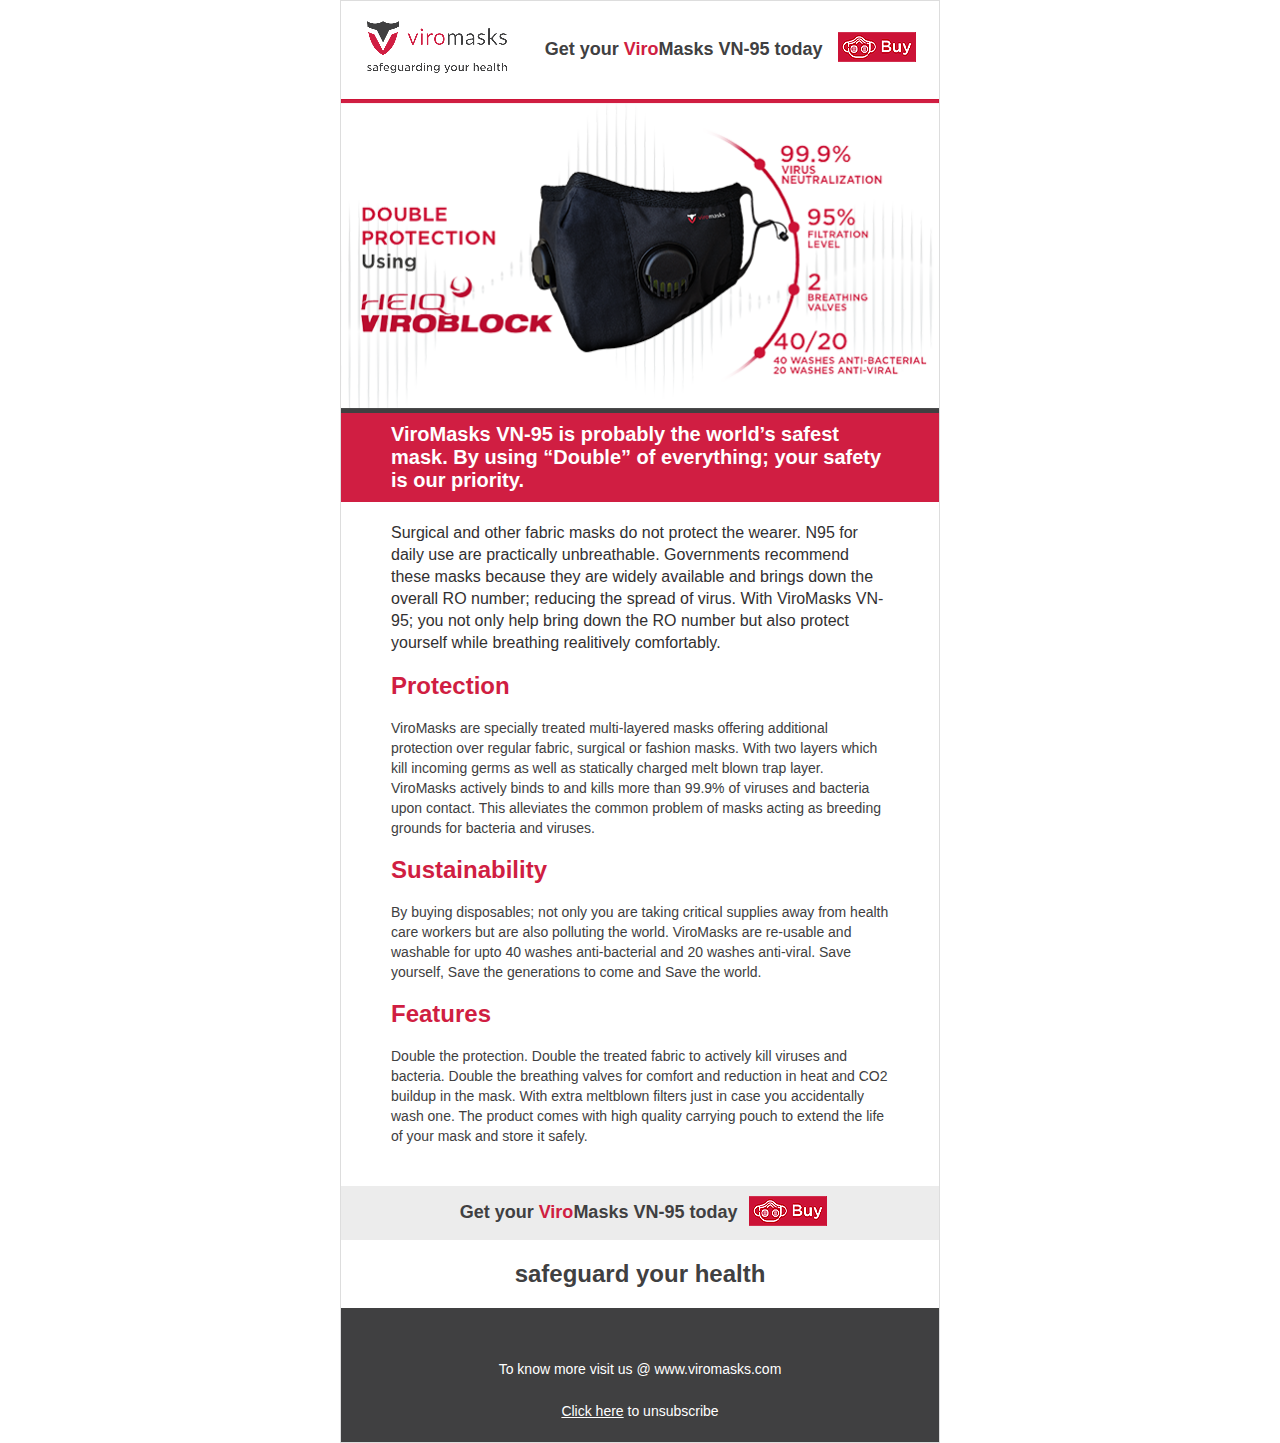
<file: viro-EDM/index.html>
<!DOCTYPE html>
<html lang="en">
<head>
    <meta charset="UTF-8">
    <title>Order Confirmation</title>
</head>

<body style="margin: 0">

<table cellspacing="0" cellpadding="0" border="0" width="600" style="margin: auto;text-align: center; border: 1px solid #ddd; font-family: Arial" align="center">
    <tr>
        <td>
            <table cellspacing="0" cellpadding="0" border="0" width="100%">
                <tr>
                    <td style="height: 20px;line-height: 9px;">&nbsp;</td>
                </tr>
            </table>
            <table cellspacing="0" cellpadding="0" border="0" width="100%">
                <tr>
                    <td style="width: 20px;">&nbsp;</td>
                    <td><img src="images/logo.png" alt=""></td>
                    <td style="width: 20px;">&nbsp;</td>
                    <td style="font-family: Arial;font-size: 18px;font-weight: bold;color: #404041;">Get your <span style="font-family: Arial;font-size: 18px;font-weight: bold;color: #d01e42;">Viro</span>Masks VN-95 today</td>
                    <td><a href="#"><img src="images/buy.png" alt=""></a></td>
                    <td style="width: 20px;">&nbsp;</td>

                </tr>
                <tr>
                    <td style="height: 20px;line-height: 9px;">&nbsp;</td>
                </tr>
            </table>
            <table cellspacing="0" cellpadding="0" border="0" width="100%">
                <tr>
                    <td><img src="images/banner-img.png" alt="" style="display: block;width: 100%;"></td>
                </tr>
            </table>
            <table cellspacing="0" cellpadding="0" border="0" width="100%" style="background-color: #d01e42;">
                <tr>
                    <td style="height: 10px;line-height: 9px;">&nbsp;</td>
                </tr>
                <tr>
                    <td style="width: 50px;"></td>
                    <td style="font-family: Arial;font-size: 20px;line-height: normal;color: #fff;font-weight: bold;text-align: left;">ViroMasks VN-95 is probably the world’s safest mask.
                        By using “Double” of everything; your safety is
                        our priority.</td>
                    <td style="width: 50px;"></td>
                </tr>
                <tr>
                    <td style="height: 10px;line-height: 9px;">&nbsp;</td>
                </tr>
            </table>
            <table cellspacing="0" cellpadding="0" border="0" width="100%">
                <tr>
                    <td style="height: 20px;line-height: 9px;">&nbsp;</td>
                </tr>
            </table>
            <table cellspacing="0" cellpadding="0" border="0" width="100%">
                <tr>
                    <td style="width: 50px;"></td>
                    <td>
                        <table cellspacing="0" cellpadding="0" border="0" width="100%">
                            <tr>
                                <td style="font-family: Arial;font-size: 16px;line-height: 22px;color: #323031;;text-align: left;">Surgical and other fabric masks do not protect the wearer. N95 for daily use are practically unbreathable. Governments recommend these masks because they are widely available and brings down the overall RO number; reducing the spread of virus. With ViroMasks VN-95; you not only help bring down the RO number but also protect yourself while breathing realitively comfortably.</td>
                            </tr>
                            <tr>
                                <td style="height: 20px;line-height: 9px;">&nbsp;</td>
                            </tr>
                            <tr>
                                <td style="font-family: Arial;font-size: 24px;line-height: 24px;color: #d01e42;font-weight: bold;text-align: left;">Protection</td>
                            </tr>
                            <tr>
                                <td style="height: 20px;line-height: 9px;">&nbsp;</td>
                            </tr>
                            <tr>
                                <td style="font-family: Arial;font-size: 14px;line-height: 20px;color: #404041;;text-align: left;">ViroMasks are specially treated multi-layered masks offering additional protection over regular fabric, surgical or fashion masks. With two layers which kill incoming germs as well as statically charged melt blown trap layer. ViroMasks actively binds to and kills more than 99.9% of viruses and bacteria upon contact. This alleviates the common problem of masks acting as breeding grounds for bacteria and viruses.</td>
                            </tr>
                            <tr>
                                <td style="height: 20px;line-height: 9px;">&nbsp;</td>
                            </tr>
                            <tr>
                                <td style="font-family: Arial;font-size: 24px;line-height: 24px;color: #d01e42;font-weight: bold;text-align: left;">Sustainability</td>
                            </tr>
                            <tr>
                                <td style="height: 20px;line-height: 9px;">&nbsp;</td>
                            </tr>
                            <tr>
                                <td style="font-family: Arial;font-size: 14px;line-height: 20px;color: #404041;;text-align: left;">By buying disposables; not only you are taking critical supplies away from health care workers but are also polluting the world. ViroMasks are re-usable and washable for upto 40 washes anti-bacterial and 20 washes anti-viral. Save yourself, Save the generations to come and Save the world.</td>
                            </tr>
                            <tr>
                                <td style="height: 20px;line-height: 9px;">&nbsp;</td>
                            </tr>
                            <tr>
                                <td style="font-family: Arial;font-size: 24px;line-height: 24px;color: #d01e42;font-weight: bold;text-align: left;">Features</td>
                            </tr>
                            <tr>
                                <td style="height: 20px;line-height: 9px;">&nbsp;</td>
                            </tr>
                            <tr>
                                <td style="font-family: Arial;font-size: 14px;line-height: 20px;color: #404041;;text-align: left;">Double the protection. Double the treated fabric to actively kill viruses and bacteria. Double the breathing valves for comfort and reduction in heat and CO2 buildup in the mask. With extra meltblown filters just in case you accidentally wash one. The product comes with high quality carrying pouch to extend the life of your mask and store it safely. </td>
                            </tr>
                            <tr>
                                <td style="height: 20px;line-height: 9px;">&nbsp;</td>
                            </tr>
                        </table>
                    </td>
                    <td style="width: 50px;"></td>
                </tr>
            </table>
            <table cellspacing="0" cellpadding="0" border="0" width="100%">
                <tr>
                    <td style="height: 20px;line-height: 9px;">&nbsp;</td>
                </tr>
            </table>
            <table cellspacing="0" cellpadding="0" border="0" width="100%" style="background-color: #ececec;">
                <tr>
                    <td style="height: 10px;line-height: 9px;">&nbsp;</td>
                </tr>
                <tr>
                    <td style="width: 110px;">&nbsp;</td>
                    <td style="font-family: Arial;font-size: 18px;font-weight: bold;color: #404041;">Get your <span style="font-family: Arial;font-size: 18px;font-weight: bold;color: #d01e42;">Viro</span>Masks VN-95 today</td>
                    <td><a href="#"><img src="images/buy.png" alt=""></a></td>
                    <td style="width: 110px;">&nbsp;</td>
                </tr>
                <tr>
                    <td style="height: 10px;line-height: 9px;">&nbsp;</td>
                </tr>
            </table>
            <table cellspacing="0" cellpadding="0" border="0" width="100%">
                <tr>
                    <td style="height: 20px;line-height: 9px;">&nbsp;</td>
                </tr>
            </table>
            <table cellspacing="0" cellpadding="0" border="0" width="100%">
                <tr>
                    <td style="font-family: Arial;font-size: 24px;font-weight: bold;color: #404041;">safeguard your health</td>
                </tr>
            </table>
            <table cellspacing="0" cellpadding="0" border="0" width="100%">
                <tr>
                    <td style="height: 20px;line-height: 9px;">&nbsp;</td>
                </tr>
            </table>
            <table cellspacing="0" cellpadding="0" border="0" width="100%" style="background-color: #404041;">
                <tr>
                    <td style="height: 50px;line-height: 9px;">&nbsp;</td>
                </tr>
                <tr>
                    <td style="font-family: Arial;font-size: 14px;line-height: 22px;color: #ffffff;">To know more visit us @ <a href="http://www.viromasks.com" style="font-family: Arial;font-size: 14px;line-height: 22px;color: #ffffff;text-decoration: none;"> www.viromasks.com</a></td>
                </tr>
                <tr>
                    <td style="height: 20px;line-height: 9px;">&nbsp;</td>
                </tr>
                <tr>
                    <td style="font-family: Arial;font-size: 14px;line-height: 22px;color: #ffffff;"><a href="#" style="font-family: Arial;font-size: 14px;line-height: 22px;color: #ffffff;">Click here</a> to unsubscribe </td>
                </tr>
                <tr>
                    <td style="height: 20px;line-height: 9px;">&nbsp;</td>
                </tr>
            </table>
        </td>
    </tr>
</table>
</body>
</html>
</file>
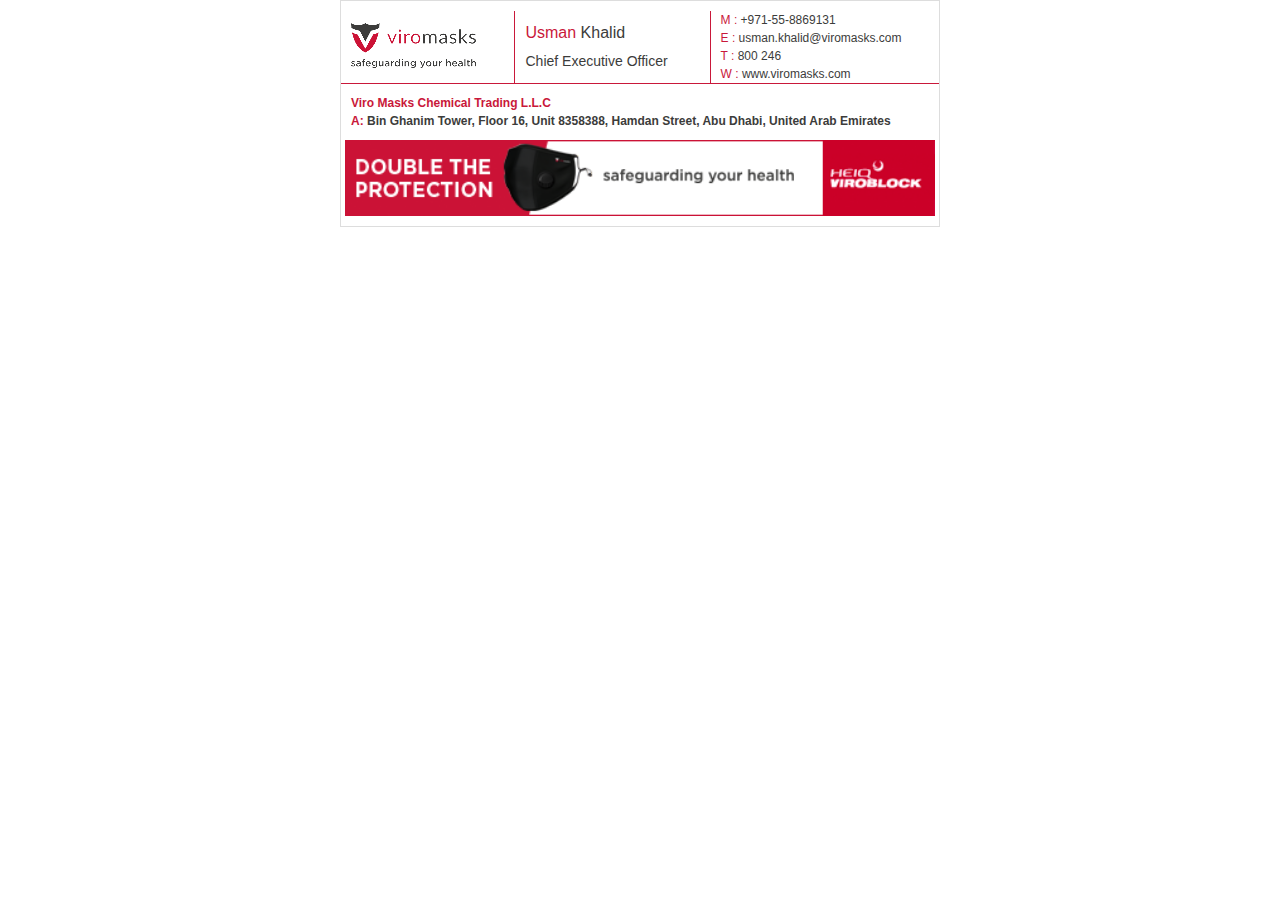
<file: viro-masks/index.html>
<!doctype html>
<html lang="en">
<head>
    <meta charset="UTF-8">
    <meta name="viewport"
          content="width=device-width, user-scalable=no, initial-scale=1.0, maximum-scale=1.0, minimum-scale=1.0">
    <meta http-equiv="X-UA-Compatible" content="ie=edge">
    <title>Viro Masks</title>
</head>
<style type="text/css">
    /* /\/\/\/\/\/\/\/\/ RESET STYLES /\/\/\/\/\/\/\/\/ */
    body{
        margin:0;
        padding:0;
    }

    img{
        border:0 none;
        height:auto;
        line-height:100%;
        outline:none;
        text-decoration:none;
    }

    a img{
        border:0 none;
    }

    .imageFix{
        display:block;
    }

    table, td{
        border-collapse:collapse;
    }

    #bodyTable{
        height:100% !important;
        margin:0;
        padding:0;
        width:100% !important;
    }
</style>

<body>

<table cellspacing="0" cellpadding="0" border="0" width="600" align="center" style="margin: auto;text-align: center; border: 1px solid #ddd;">
    <tr>
        <td>
            <table cellspacing="0" cellpadding="0" style="width: 100%;">
                <tr>
                    <td style="height: 10px;line-height: 9px;">&nbsp;</td>
                </tr>
            </table>

            <table cellspacing="0" cellpadding="0" style="width: 100%;">
                <tr>
                    <td style="border-right: 1px solid #c9183a;">
                        <table cellspacing="0" cellpadding="0" style="width: 100%;">
                            <tr>
                                <td style="width: 10px;">&nbsp;</td>
                                <td align="left" style="text-align: left;"><img src="images/logo.png" alt=""></td>
                                <td style="width: 10px;">&nbsp;</td>
                            </tr>
                        </table>
                    </td>
                    <td style="border-right: 1px solid #c9183a;">
                        <table cellspacing="0" cellpadding="0" style="width: 100%;">
                            <tr>
                                <td style="width: 10px;">&nbsp;</td>
                                <td align="left" style="font-family: Arial, Helvetica, sans-serif;font-size: 16px;line-height: 16px; text-align: left;color: #3c3c3b;"><span style="font-family: Arial, Helvetica, sans-serif;font-size: 16px;line-height: 16px; color: #c9183a;">Usman</span> Khalid</td>
                            </tr>
                            <tr>
                                <td style="height: 10px;line-height: 9px;">&nbsp;</td>
                            </tr>
                            <tr>
                                <td style="width: 10px;">&nbsp;</td>
                                <td align="left" style="font-family: Arial, Helvetica, sans-serif;font-size: 14px;line-height: 16px; text-align: left;color: #3c3c3b;">Chief Executive Officer</td>
                                <td style="width: 10px;">&nbsp;</td>
                            </tr>
                        </table>
                    </td>
                    <td>
                        <table cellspacing="0" cellpadding="0" style="width: 100%;">
                            <tr>
                                <td style="width: 10px;">&nbsp;</td>
                                <td>
                                    <table cellspacing="0" cellpadding="0" style="width: 100%;">
                                        <tr>
                                            <td style="font-family: Arial, Helvetica, sans-serif;font-size: 12px;line-height: 12px;color: #3c3c3b;text-align: left;"><span style="font-family: Arial, Helvetica, sans-serif;font-size: 12px;line-height: 12px;color: #c9183a;text-align: left;">M : </span><a href="tel:+971-55-8869131" style="font-family: Arial, Helvetica, sans-serif;font-size: 12px;line-height: 12px;color: #3c3c3b;text-align: left;color: #3c3c3b;text-decoration: none;">+971-55-8869131</a></td>
                                        </tr>
                                    </table>
                                </td>
                            </tr>
                            <tr>
                                <td style="width: 10px;">&nbsp;</td>
                                <td>
                                    <table cellspacing="0" cellpadding="0" style="width: 100%;">
                                        <tr>
                                            <td style="font-family: Arial, Helvetica, sans-serif;font-size: 12px;line-height: 12px;color: #3c3c3b;text-align: left;"><span style="font-family: Arial, Helvetica, sans-serif;font-size: 12px;line-height: 12px;color: #c9183a;text-align: left;">E : </span><a href="mailto:usman.khalid@viromasks.com" style="font-family: Arial, Helvetica, sans-serif;font-size: 12px;line-height: 12px;color: #3c3c3b;text-align: left;color: #3c3c3b;text-decoration: none;">usman.khalid@viromasks.com</a></td>
                                        </tr>
                                    </table>
                                </td>
                            </tr>
                            <tr>
                                <td style="width: 10px;">&nbsp;</td>
                                <td>
                                    <table cellspacing="0" cellpadding="0" style="width: 100%;">
                                        <tr>
                                            <td style="font-family: Arial, Helvetica, sans-serif;font-size: 12px;line-height: 12px;color: #3c3c3b;text-align: left;"><span style="font-family: Arial, Helvetica, sans-serif;font-size: 12px;line-height: 12px;color: #c9183a;text-align: left;">T : </span><a href="tel:800 246" style="font-family: Arial, Helvetica, sans-serif;font-size: 12px;line-height: 12px;color: #3c3c3b;text-align: left;color: #3c3c3b;text-decoration: none;">800 246</a></td>
                                        </tr>
                                    </table>
                                </td>
                            </tr>
                            <tr>
                                <td style="width: 10px;">&nbsp;</td>
                                <td>
                                    <table cellspacing="0" cellpadding="0" style="width: 100%;">
                                        <tr>
                                            <td style="font-family: Arial, Helvetica, sans-serif;font-size: 12px;line-height: 12px;color: #3c3c3b;text-align: left;color: #3c3c3b;"><span style="font-family: Arial, Helvetica, sans-serif;font-size: 12px;line-height: 12px;color: #c9183a;text-align: left;">W : </span><a href="https://www.viromasks.com /" style="font-family: Arial, Helvetica, sans-serif;font-size: 12px;line-height: 12px;color: #3c3c3b;text-align: left;color: #3c3c3b;text-decoration: none;">www.viromasks.com</a></td>
                                        </tr>
                                    </table>
                                </td>
                            </tr>
                        </table>
                    </td>
                </tr>
            </table>

            <table cellspacing="0" cellpadding="0" style="width: 100%;border-top: 1px solid #c9183a;">
                <tr>
                    <td colspan="4" style="height: 10px;line-height: 9px;">&nbsp;</td>
                </tr>
                <tr>
                    <td>
                        <table cellspacing="0" cellpadding="0" style="width: 100%;">
                            <tr>
                                <td style="width: 10px;">&nbsp;</td>
                                <td style="font-family: Arial, Helvetica, sans-serif;font-size: 12px;line-height: 16px;font-weight: bold;color: #c9183a;text-align: left;">Viro Masks Chemical Trading L.L.C</td>
                            </tr>
                        </table>
                    </td>
                </tr>
                <tr>
                    <td>
                        <table cellspacing="0" cellpadding="0" style="width: 100%;">
                            <tr>
                                <td style="width: 10px;">&nbsp;</td>
                                <td style="font-family: Arial, Helvetica, sans-serif;font-size: 12px;line-height: 16px;font-weight: bold;color: #3c3c3b;text-align: left;"><span style="font-family: Arial, Helvetica, sans-serif;font-size: 12px;line-height: 16px;font-weight: bold;color: #c9183a;text-align: left;">A:</span> Bin Ghanim Tower, Floor 16, Unit 8358388, Hamdan Street, Abu Dhabi, United Arab Emirates</td>
                            </tr>
                        </table>
                    </td>
                </tr>
            </table>

            <table cellspacing="0" cellpadding="0" style="width: 100%;">
                <tr>
                    <td style="height: 10px;line-height: 9px;">&nbsp;</td>
                </tr>
            </table>

            <table cellspacing="0" cellpadding="0" style="width: 100%;">
                <tr>
                    <td style="width: 10px;">&nbsp;</td>
                    <td align="center" style="text-align: center;width: 100%;"><img style="width: 100%;display: block;" src="images/double-protection.png" alt=""></td>
                    <td style="width: 10px;">&nbsp;</td>
                </tr>
            </table>

            <table cellspacing="0" cellpadding="0" style="width: 100%;">
                <tr>
                    <td style="height: 10px;line-height: 9px;">&nbsp;</td>
                </tr>
            </table>

        </td>
    </tr>
</table>
</body>
</html>
</file>
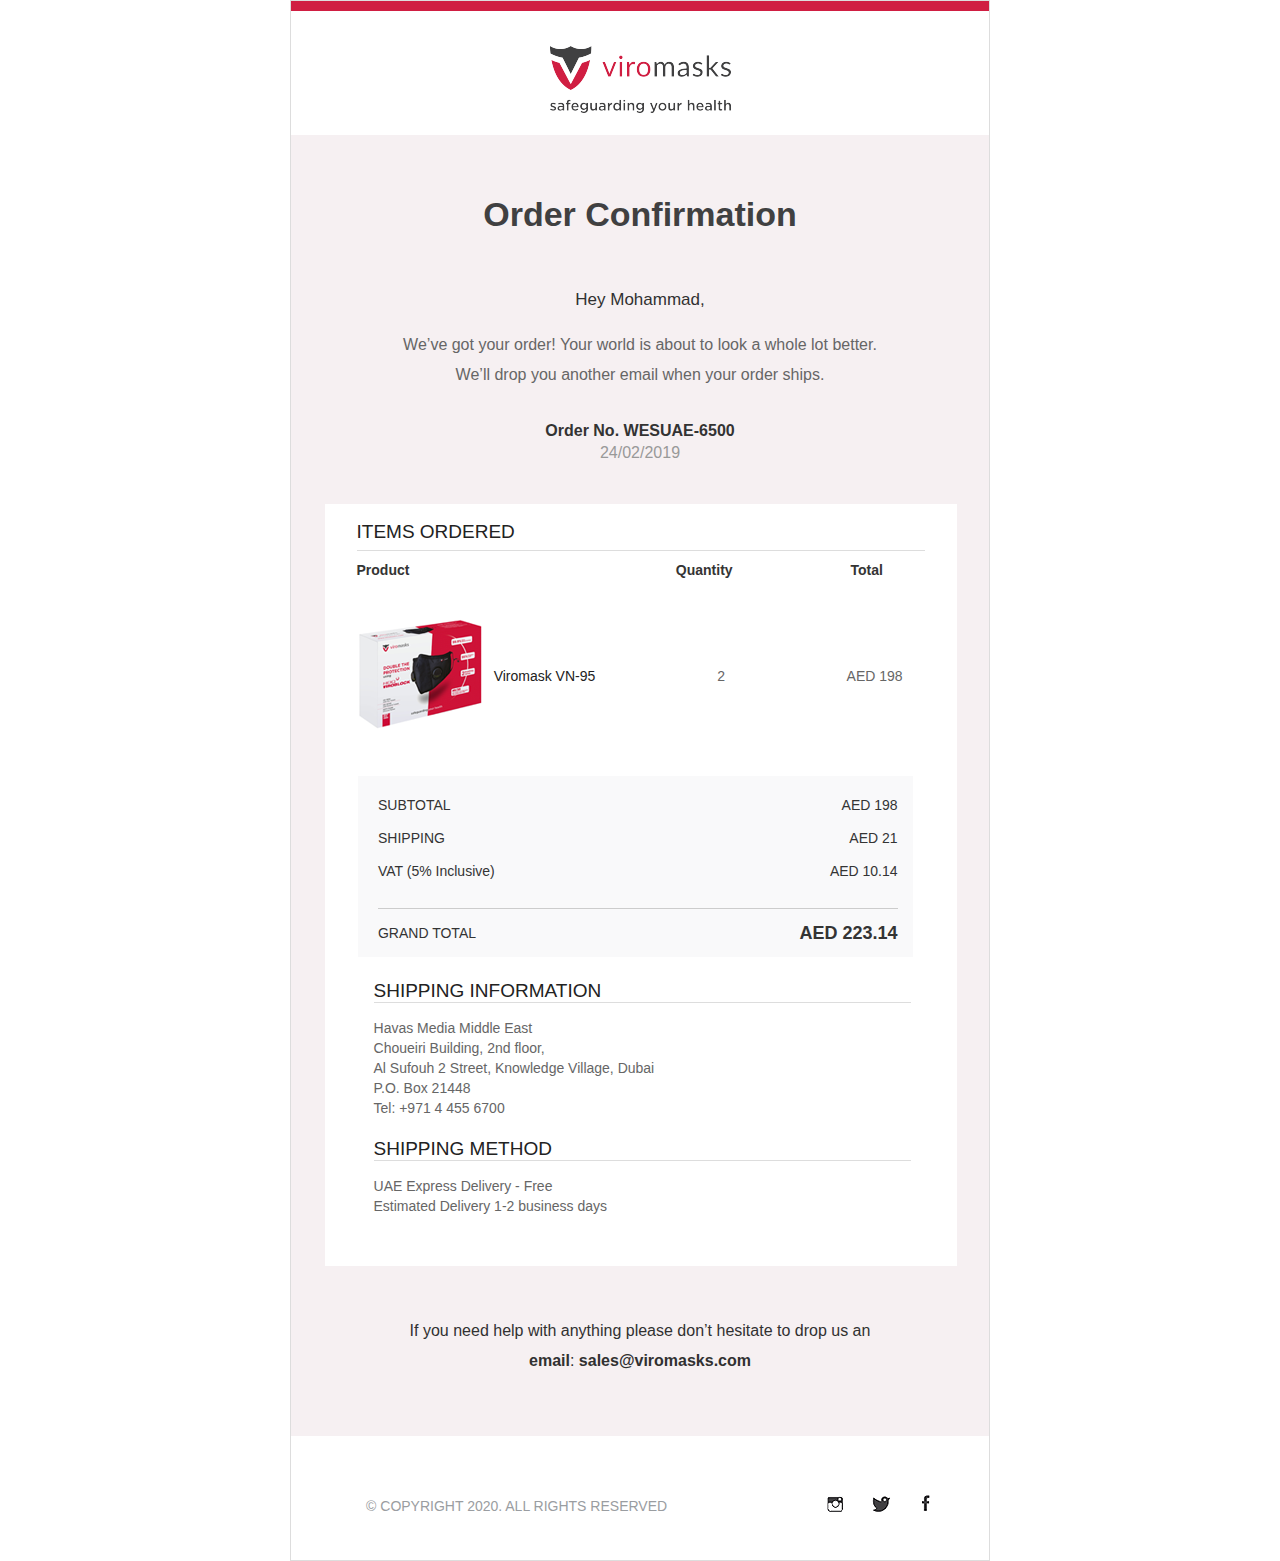
<file: viro-orderConfirmation/index.html>
<!DOCTYPE html>
<html lang="en">
<head>
    <meta charset="UTF-8">
    <title>Order Confirmation</title>
</head>

<body style="margin: 0">

<table cellspacing="0" cellpadding="0" border="0" width="700" style="margin: auto;text-align: center; border: 1px solid #ddd; font-family: Arial" align="center">
    <tr>
        <td>
            <table cellspacing="0" cellpadding="0" border="0" width="100%" style="background: #d01e42">
                <tr>
                    <td height="10" width="700" width="700" style="line-height: 9px;">&nbsp;</td>
                </tr>
            </table>
            <table cellspacing="0" cellpadding="0" border="0" width="100%">
                <tr>
                    <td height="35" style="line-height: 9px;">&nbsp;</td>
                </tr>
            </table>
            <table cellspacing="0" cellpadding="0" border="0" width="100%">
                <tr>
                    <td width="292">&nbsp;</td>
                    <td width="116">
                        <img src="images/viro-logo.png" style="border: 0;line-height: 9px">

                    </td>
                    <td width="292">&nbsp;</td>
                </tr>
                <tr><td height="18" style="line-height: 9px;">&nbsp;</td></tr>
            </table>
            <table cellspacing="0" cellpadding="0" border="0" width="100%" style="font-family: Arial;background:#f6f0f2">
                <tr>
                    <td>
                        <table cellspacing="0" cellpadding="0" border="0" width="100%">
                            <tr>
                                <td width="106">&nbsp;</td>
                                <td width="488"></td>
                                <td width="106">&nbsp;</td>
                            </tr>
                        </table>
                        <table cellspacing="0" cellpadding="0" border="0" width="100%">
                            <tr><td height="50" style="line-height: 9px;">&nbsp;</td></tr>
                        </table>
                        <table cellspacing="0" cellpadding="0" border="0" width="100%" align="center">
                            <tr>
                                <td width="120">&nbsp;</td>
                                <td width="460" align="center" style="font-size: 34px;line-height: 22px;color: #404041;font-weight: bold;text-align: center;font-family: Arial">Order Confirmation
                                </td>
                                <td width="120">&nbsp;</td>
                            </tr>
                        </table>
                        <table cellspacing="0" cellpadding="0" border="0" width="100%">
                            <tr>
                                <td height="60" style="line-height: 9px">&nbsp;</td>
                            </tr>
                        </table>
                        <table cellspacing="0" cellpadding="0" border="0" width="100%" align="center">
                            <tr>
                                <td align="center" style="font-size: 17px;line-height: 30px;color: #313131;text-align: center;font-family: Arial;">Hey Mohammad,</td>
                            </tr>
                            <tr>
                                <td height="15" style="line-height: 9px;">&nbsp;</td>
                            </tr>
                            <tr>
                                <td align="center" style="font-size: 16px;line-height: 30px;color: #666666;text-align: center;font-family: Arial">We’ve got your order! Your world is about to look a whole lot better.<br>
                                    We’ll drop you another email when your order ships.</td>
                            </tr>
                            <tr>
                                <td height="30" style="line-height: 9px;">&nbsp;</td>
                            </tr>
                            <tr>
                                <td align="center" style="font-size: 16px;line-height: 22px;color: #333333;text-align: center;font-weight: bold;font-family: Arial">Order No. WESUAE-6500 </td>
                            </tr>
                            <tr>
                                <td align="center" style="font-size: 16px;line-height: 22px;color: #999999;text-align: center;font-family: Arial">24/02/2019</td>
                            </tr>

                            <tr><td height="40" style="line-height: 9px;">&nbsp;</td></tr>
                        </table>
                        <!--Main table for content-->
                        <table cellspacing="0" cellpadding="0" border="0" width="100%" style="text-align: center;">
                            <tr>
                                <td width="34">&nbsp;</td>
                                <td width="634">
                                    <table bgcolor="white" cellspacing="0" cellpadding="0" border="0" width="100%">
                                        <tr>
                                            <td style="vertical-align: top">
                                                <table bgcolor="white" cellspacing="0" cellpadding="0" border="0" width="100%">
                                                    <tr>
                                                        <td width="32">&nbsp;</td>
                                                        <td width="570">
                                                            <table cellspacing="0" cellpadding="0" border="0" width="100%">
                                                                <tr>
                                                                    <td height="20" style="line-height: 9px;">&nbsp;</td>
                                                                </tr>
                                                                <tr>
                                                                    <td align="left" style="font-size: 19px;line-height: 15.55px;font-family: Arial;color: #222222;">ITEMS ORDERED</td>
                                                                </tr>
                                                                <tr>
                                                                    <td height="10" style="line-height: 9px;border-bottom: 1px solid #ddd;">&nbsp;</td>
                                                                </tr>
                                                                <tr>
                                                                    <td>
                                                                        <table cellspacing="0" cellpadding="0" border="0" width="100%">
                                                                            <tr>
                                                                                <td>
                                                                                    <table cellspacing="0" cellpadding="0" border="0" width="100%">
                                                                                        <tr>
                                                                                            <td height="10" style="line-height: 9px;">&nbsp;</td>
                                                                                        </tr>
                                                                                        <tr>
                                                                                            <td width="60" align="left" style="font-size: 14px;line-height: 18px;font-weight: bold;font-family: Arial;color: #343434;">Product</td>
                                                                                            <td width="260">&nbsp;</td>
                                                                                            <td width="175" align="left" style="font-size: 14px;line-height: 18px;font-weight: bold;font-family: Arial;color: #343434;">Quantity</td>
                                                                                            <td width="75" align="left" style="font-size: 14px;line-height: 18px;font-weight: bold;font-family: Arial;color: #343434;">Total</td>
                                                                                        </tr>
                                                                                    </table>
                                                                                </td>

                                                                            </tr>
                                                                            <tr>
                                                                                <td>
                                                                                    <table cellspacing="0" cellpadding="0" border="0" width="100%">
                                                                                        <tr>
                                                                                            <td height="10" colspan="5" style="line-height: 9px;">&nbsp;</td>
                                                                                        </tr>
                                                                                        <tr>
                                                                                            <td width="80" align="left"><img src="images/viro-maskbox.png" alt="" style="border: 0;line-height: 9px"></td>
                                                                                            <td width="10">&nbsp;</td>
                                                                                            <td width="220" align="left" style="font-size: 14px;line-height: 30px;color: #222222;font-family: Arial">Viromask VN-95</td>
                                                                                            <td width="105" align="left" style="color: #666666;font-size: 14px;line-height: 18px;font-family: Arial">2</td>
                                                                                            <td width="100" align="left" style="color: #666666;font-size: 14px;line-height: 18px;text-align: center;font-family: Arial">AED 198</td>
                                                                                        </tr>
                                                                                    </table>
                                                                                </td>
                                                                            </tr>
                                                                        </table>
                                                                    </td>
                                                                </tr>
                                                                <tr>
                                                                    <td>
                                                                        <table bgcolor="white" cellspacing="0" cellpadding="0" border="0" width="100%">
                                                                            <tr>
                                                                                <td height="10" style="line-height: 9px">&nbsp;</td>
                                                                            </tr>
                                                                        </table>
                                                                    </td>
                                                                </tr>
                                                            </table>
                                                        </td>
                                                        <td width="32">&nbsp;</td>
                                                    </tr>
                                                </table>
                                                <!--For gray background-->
                                                <table>
                                                    <tr>
                                                        <td width="30">&nbsp;</td>
                                                        <td width="640">
                                                            <table bgcolor="#f9f9fa" cellspacing="0" cellpadding="0" border="0" width="98%">
                                                                <tr>
                                                                    <td height="20" style="line-height: 9px">&nbsp;</td>
                                                                </tr>
                                                                <tr>
                                                                    <td>
                                                                        <table cellspacing="0" cellpadding="0" border="0" width="100%">
                                                                            <tr>
                                                                                <td width="20">&nbsp;</td>
                                                                                <td>
                                                                                    <table cellspacing="0" cellpadding="0" border="0" width="100%">
                                                                                        <tr>
                                                                                            <td width="246" align="left" style="text-align: left;font-size: 14px;line-height: 18px; font-family: Arial;text-transform: uppercase; color: #343434">SUBTOTAL</td>
                                                                                            <td width="246" align="right" style="text-align: right; font-size: 14px;line-height: 18px; font-family: Arial;text-transform: uppercase; color: #343434">AED 198</td>
                                                                                        </tr>
                                                                                        <tr>
                                                                                            <td colspan="2" height="15" style="line-height: 9px;">&nbsp;</td>
                                                                                        </tr>
                                                                                    </table>
                                                                                    <table cellspacing="0" cellpadding="0" border="0" width="100%">
                                                                                        <tr>
                                                                                            <td width="246" align="left" style="text-align: left;font-size: 14px;line-height: 18px; font-family: Arial;text-transform: uppercase; color: #343434">shipping</td>
                                                                                            <td width="246" align="right" style="text-align: right; font-size: 14px;line-height: 18px; font-family: Arial;text-transform: uppercase; color: #343434">AED 21</td>
                                                                                        </tr>
                                                                                        <tr>
                                                                                            <td colspan="2" height="15" style="line-height: 9px;">&nbsp;</td>
                                                                                        </tr>
                                                                                    </table>
                                                                                    <table cellspacing="0" cellpadding="0" border="0" width="100%">
                                                                                        <tr>
                                                                                            <td width="246" align="left" style="text-align: left;font-size: 14px;line-height: 18px; font-family: Arial;color: #343434">VAT (5% Inclusive)</td>
                                                                                            <td width="246" align="right" style="text-align: right; font-size: 14px;line-height: 18px; font-family: Arial;text-transform: uppercase; color: #343434">AED 10.14</td>
                                                                                        </tr>
                                                                                        <tr>
                                                                                            <td colspan="2" height="10" style="line-height: 9px;">&nbsp;</td>
                                                                                        </tr>
                                                                                    </table>
                                                                                    <table cellspacing="0" cellpadding="0" border="0" width="100%">
                                                                                        <tr>
                                                                                            <td colspan="2" style="border-bottom: 1px solid #ccc">&nbsp;</td>
                                                                                        </tr>
                                                                                        <tr>
                                                                                            <td colspan="2" height="15" style="line-height: 9px;">&nbsp;</td>
                                                                                        </tr>
                                                                                    </table>
                                                                                    <table cellspacing="0" cellpadding="0" border="0" width="100%">
                                                                                        <tr>
                                                                                            <td width="246" align="left" style="text-align: left;font-size: 14px;line-height: 18px; font-family: Arial;text-transform: uppercase; color: #343434">Grand Total</td>
                                                                                            <td width="246" align="right" style="text-align: right; font-size: 18px;line-height: 18px; font-family: Arial;text-transform: uppercase; color: #343434;font-weight: bold">AED 223.14</td>
                                                                                        </tr>
                                                                                        <tr>
                                                                                            <td colspan="2" height="15" style="line-height: 9px;">&nbsp;</td>
                                                                                        </tr>
                                                                                    </table>
                                                                                </td>
                                                                                <td width="15">&nbsp;</td>
                                                                            </tr>
                                                                        </table>
                                                                    </td>
                                                                </tr>

                                                            </table>
                                                        </td>
                                                        <td width="30">&nbsp;</td>
                                                    </tr>
                                                </table>

                                                <table cellspacing="0" cellpadding="0" border="0" width="100%">
                                                    <tr>
                                                        <td height="20" colspan="2" style="line-height: 9px;">&nbsp;</td>
                                                    </tr>
                                                    <tr>
                                                        <td width="45">&nbsp;</td>
                                                        <td width="537">
                                                            <table cellspacing="0" cellpadding="0" border="0" width="537">
                                                                <tr>
                                                                    <td align="left" style="font-size: 19px;text-transform: uppercase;color: #222222;font-family: Arial">Shipping Information</td>
                                                                </tr>
                                                                <tr>
                                                                    <td height="15" style="line-height: 9px;border-top: 1px solid #ddd;">&nbsp;</td>
                                                                </tr>
                                                                <tr>
                                                                    <td align="left" style="font-size: 14px;line-height: 20px;color: #666666;font-family: Arial">Havas Media Middle East<br>
                                                                        Choueiri Building, 2nd floor,<br>
                                                                        Al Sufouh 2 Street, Knowledge Village, Dubai<br>
                                                                        P.O. Box 21448<br>
                                                                        Tel: +971 4 455 6700</td>
                                                                </tr>

                                                                <tr>
                                                                    <td height="20" style="line-height: 9px">&nbsp;</td>
                                                                </tr>
                                                                <tr>
                                                                    <td align="left" style="font-size: 19px;text-transform: uppercase;color: #222222;font-family: Arial">Shipping METHOD</td>
                                                                </tr>
                                                                <tr>
                                                                    <td height="15" style="line-height: 9px;border-top: 1px solid #ddd;">&nbsp;</td>
                                                                </tr>
                                                                <tr>
                                                                    <td align="left" style="font-size: 14px;line-height: 20px;color: #666666;font-family: Arial">UAE Express Delivery - Free<br>
                                                                        Estimated Delivery 1-2 business days</td>
                                                                </tr>
                                                                <tr>
                                                                    <td height="50" style="line-height: 9px">&nbsp;</td>
                                                                </tr>
                                                            </table>
                                                        </td>
                                                    </tr>
                                                </table>
                                            </td>
                                        </tr>
                                    </table>
                                </td>
                                <td width="32">&nbsp;</td>
                            </tr>
                        </table>

                        <table cellspacing="0" cellpadding="0" border="0" width="100%" align="center">
                            <tr>
                                <td height="50" style="line-height:9px;">&nbsp;</td>
                            </tr>
                            <tr>
                                <td align="center" style="font-size: 16px;line-height: 30px;color: #313131;font-family: Arial;text-align: center;">If you need help with anything please don’t hesitate to drop us an<br>
                                    <span style="font-weight: bold">email</span>:<a href="mailto: info@tanagra.com" style="color: #313131;font-size: 16px;color: #313131;text-decoration:none;font-family: Arial;font-weight: bold">  sales@viromasks.com</a></td>
                            </tr>
                            <tr>
                                <td height="60" style="line-height: 9px;">&nbsp;</td>
                            </tr>
                        </table>
                    </td>
                </tr>
            </table>
            <!--FOOTER START HERE (NEW)-->
            <table cellspacing="0" cellpadding="0" border="0" width="100%">
                <tr>
                    <td height="50" style="line-height: 9px;">&nbsp;</td>
                </tr>
            </table>
            <table cellspacing="0" cellpadding="0" border="0" width="100%">
                <tr>
                    <td width="50">&nbsp;</td>
                    <td width="600">
                        <table cellspacing="0" cellpadding="0" border="0" width="100%">
                            <tr>
                                <td width="310">
                                    <table cellspacing="0" cellpadding="0" border="0" width="100%">
                                        <tr>
                                            <td style="font-family: Arial;font-size: 14px;line-height: 40px;color: #9a9da1;text-transform: uppercase">© Copyright 2020. All rights reserved</td>
                                            <td width="130">&nbsp;</td>
                                            <td>
                                                <table cellspacing="0" cellpadding="0" border="0" width="100%">
                                                    <tr>
                                                        <td><a href="#"><img src="images/insta.png" alt=""></a></td>
                                                        <td style="width: 20px;">&nbsp;</td>
                                                        <td><a href="#"><img src="images/twitter.png" alt=""></a></td>
                                                        <td style="width: 20px;">&nbsp;</td>
                                                        <td><a href="#"><img src="images/facebook.png" alt=""></a></td>
                                                    </tr>
                                                </table>
                                            </td>
                                        </tr>
                                    </table>
                                </td>
                            </tr>
                        </table>
                    </td>
                    <td width="50">&nbsp;</td>
                </tr>
            </table>
            <table cellspacing="0" cellpadding="0" border="0" width="100%">
                <tr>
                    <td height="34" style="line-height: 9px;">&nbsp;</td>
                </tr>
            </table>




        </td>
    </tr>
</table>
</body>
</html>
</file>
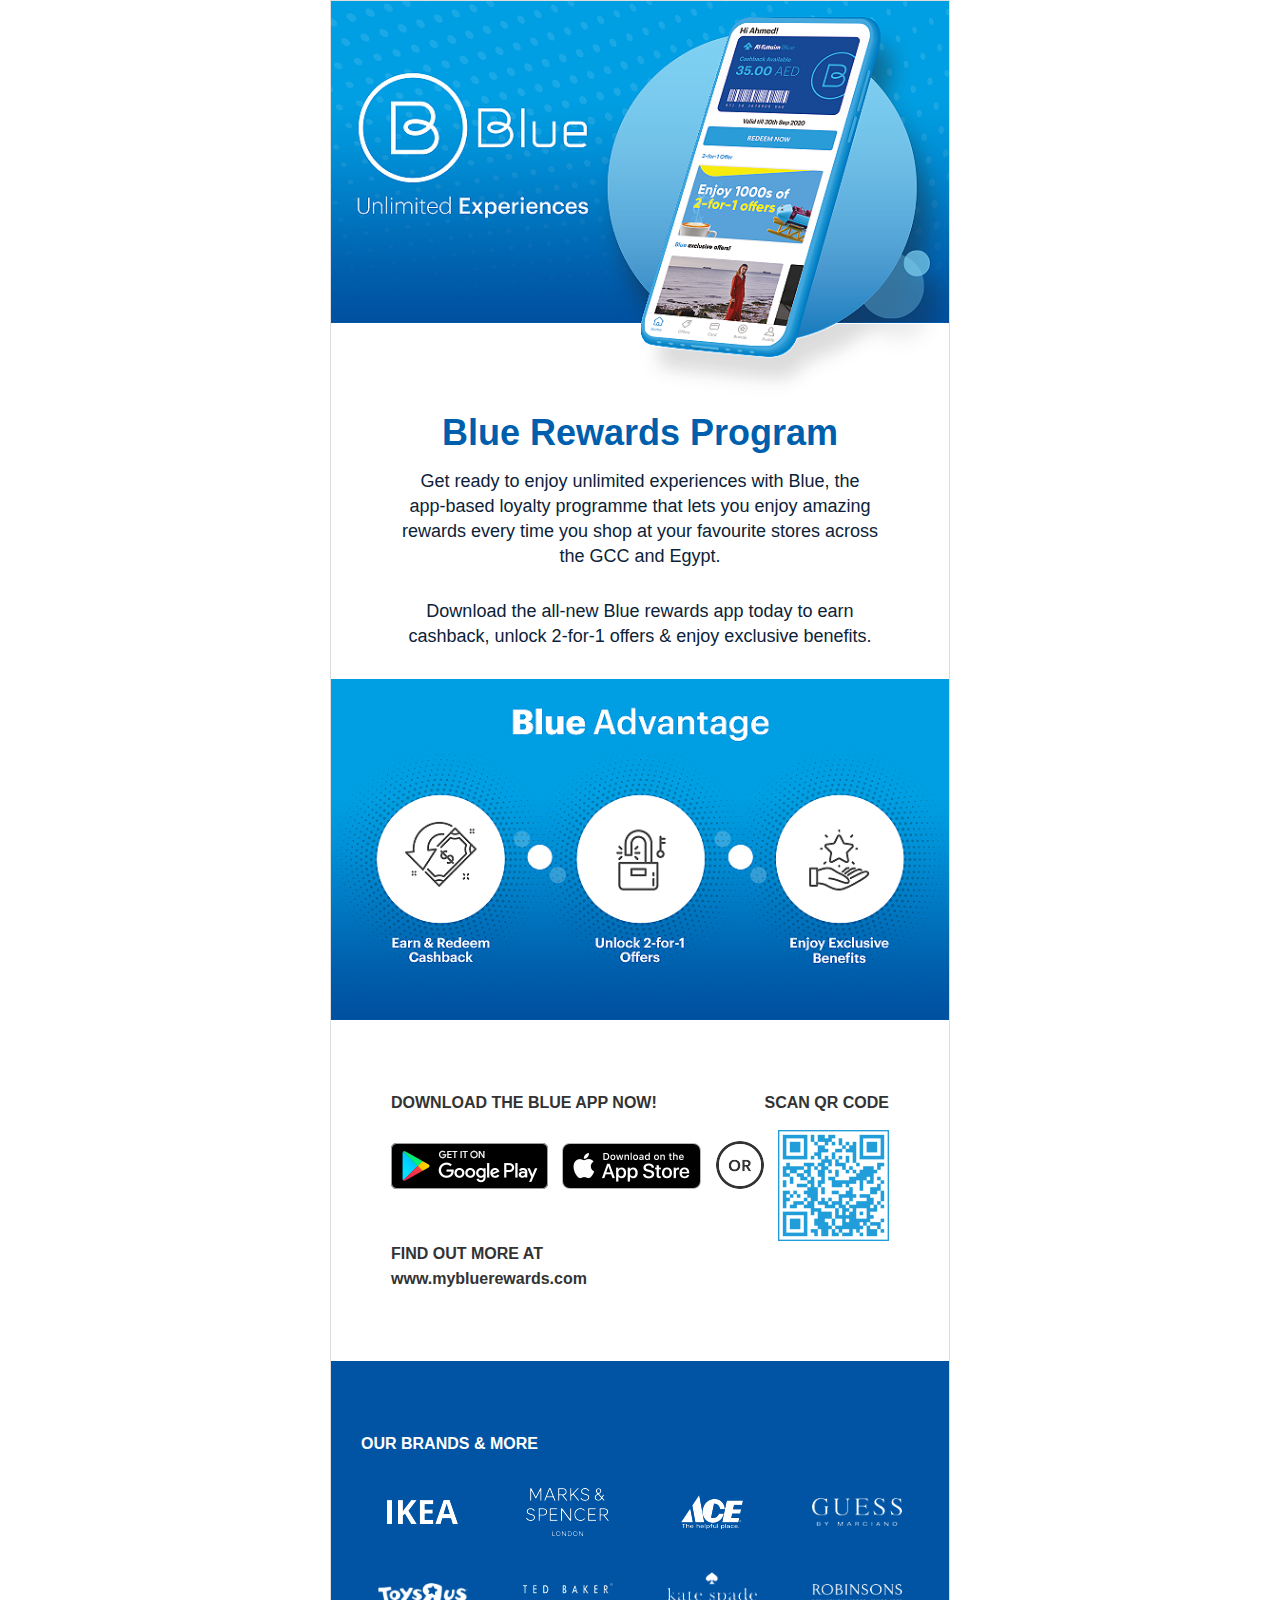
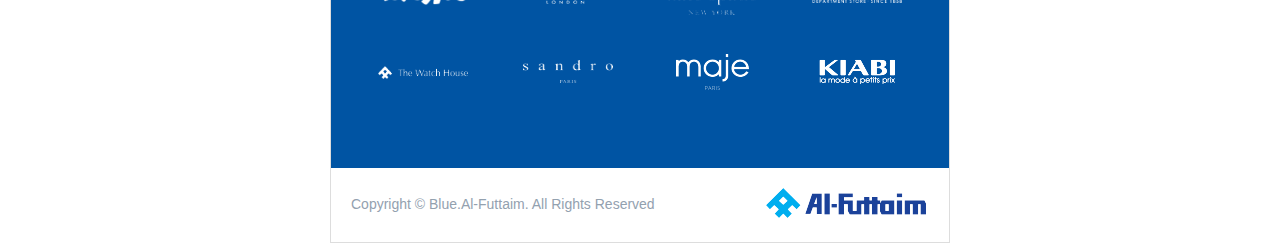
<file: blue-emailer/index - Copy.html>
<!doctype html>
<html lang="en">
<head>
    <meta charset="UTF-8">
    <meta name="viewport"
          content="width=device-width, user-scalable=no, initial-scale=1.0, maximum-scale=1.0, minimum-scale=1.0">
    <meta http-equiv="X-UA-Compatible" content="ie=edge">
    <title>AF Emailer</title>
</head>
<style type="text/css">
    /* /\/\/\/\/\/\/\/\/ RESET STYLES /\/\/\/\/\/\/\/\/ */
    body{
        margin:0;
        padding:0;
    }

    img{
        border:0 none;
        height:auto;
        line-height:100%;
        outline:none;
        text-decoration:none;
    }

    a img{
        border:0 none;
    }

    .imageFix{
        display:block;
    }

    table, td{
        border-collapse:collapse;
    }

    #bodyTable{
        height:100% !important;
        margin:0;
        padding:0;
        width:100% !important;
    }
</style>

<body>

<table cellspacing="0" cellpadding="0" border="0" width="620" align="center" style="margin: auto;text-align: center; border: 1px solid #ddd;">
    <tr>
        <td>
            <table width="100" cellspacing="0" cellpadding="0" style="width: 100%;">
               
                <tr>
                    <td style="width: 100%;display: block;"><img width="618" style="width: 618px;display: block;" src="images/banner.png" alt=""></td>
                </tr>
            </table>

            <table width="100" cellspacing="0" cellpadding="0" style="width: 100%;">
                <tr>
                    <td>
                        <table width="100" cellspacing="0" cellpadding="0" style="width: 100%;">
                            <tr>
                                <td align="center" style="font-family: Arial, Helvetica, sans-serif;font-size: 36px;line-height: 72px;color: #005fad;font-weight: bold;text-align: center;">Blue Rewards Program</td>
                            </tr>
                            <tr>
                                <td>
                                    <table width="100" cellspacing="0" cellpadding="0" style="width: 100%;">
                                        <tr>
                                            <td style="width: 70px;">&nbsp;</td>
                                            <td>
                                                <table width="100" cellspacing="0" cellpadding="0" style="width: 100%;">
                                                    <tr>
                                                        <td align="center" style="font-family: Arial, Helvetica, sans-serif;font-size: 18px;line-height: 25px;color: #0c2238;text-align: center;">Get ready to enjoy unlimited experiences with Blue, the app-based loyalty programme that lets you enjoy amazing rewards every time you shop at your favourite stores across the GCC and Egypt. </td>
                                                    </tr>
                                                </table>
                                            </td>
                                            <td style="width: 70px;">&nbsp;</td>
                                        </tr>
                                    </table>
                                </td>
                            </tr>
                            <tr>
                                <td>
                                    <table width="100" cellspacing="0" cellpadding="0" style="width: 100%;">
                                        <tr>
                                            <td style="height: 30px;line-height: 9px;">&nbsp;</td>
                                        </tr>
                                    </table>
                                </td>
                            </tr>
                            <tr>
                                <td>
                                    <table width="100" cellspacing="0" cellpadding="0" style="width: 100%;">
                                        <tr>
                                            <td style="width: 70px;">&nbsp;</td>
                                            <td>
                                                <table width="100" cellspacing="0" cellpadding="0" style="width: 100%;">
                                                    <tr>
                                                        <td align="center" style="font-family: Arial, Helvetica, sans-serif;font-size: 18px;line-height: 25px;color: #0c2238;text-align: center;">Download the all-new Blue rewards app today to earn cashback, unlock 2-for-1 offers & enjoy exclusive benefits. </td>
                                                    </tr>
                                                </table>
                                            </td>
                                            <td style="width: 70px;">&nbsp;</td>
                                        </tr>
                                    </table>
                                </td>
                            </tr>
                            <tr>
                                <td>
                                    <table width="100" cellspacing="0" cellpadding="0" style="width: 100%;">
                                        <tr>
                                            <td style="height: 30px;line-height: 9px;">&nbsp;</td>
                                        </tr>
                                    </table>
                                </td>
                            </tr>
                        </table>
                    </td>
                </tr>
            </table>

            <table width="100" cellspacing="0" cellpadding="0" style="width: 100%;">
                <tr>
                    <td>
                        <table width="100" cellspacing="0" cellpadding="0" style="width: 100%;">
                            <tr>
                                <td style="width: 100%;display: block;"><img style="width: 618px;display: block;" src="images/advantage.png" alt=""></td>
                            </tr>
                        </table>
                    </td>
                </tr>
            </table>

            <table width="100" cellspacing="0" cellpadding="0" style="width: 100%;">
                <tr>
                    <td style="height: 70px;line-height: 9px;">&nbsp;</td>
                </tr>
                <tr>
                    <td style="width: 60px;">&nbsp;</td>
                    <td>
                        <table width="100" cellspacing="0" cellpadding="0" style="width: 100%;">
                            <tr>
                                <td colspan="7">
                                    <table width="100" cellspacing="0" cellpadding="0" style="width: 100%;">
                                        <tr>
                                            <td style="font-family: Arial, Helvetica, sans-serif;font-size: 16px;line-height: 25px;color: #333333;text-align: left;font-weight: 700;text-transform: uppercase;">Download the Blue app now!</td>
                                            <td style="font-family: Arial, Helvetica, sans-serif;font-size: 16px;line-height: 25px;color: #333333;text-align: right;font-weight: 700;text-transform: uppercase;">Scan QR Code</td>
                                        </tr>
                                    </table>
                                </td>
                            </tr>
                            <tr>
                                <td colspan="7" style="height: 15px;line-height: 9px;">&nbsp;</td>
                            </tr>
                            <tr>
                                <td align="left" style="text-align: left;display: block;"><a href="#"><img src="images/google-play.png" alt=""></a></td>
                                <td style="width: 20px;">&nbsp;</td>
                                <td align="left" style="text-align: left;display: block;"><a href="#"><img src="images/app-store.png" alt=""></a></td>
                                <td style="width: 20px;">&nbsp;</td>
                                <td align="left" style="text-align: left;display: block;"><img src="images/or.png" alt=""></td>
                                <td style="width: 20px;">&nbsp;</td>
                                <td align="left" style="text-align: left;display: block;"><img valign='inherit' src="images/qr-scan.png" alt="" style="vertical-align: inherit;"></td>
                            </tr>
                            <tr>
                                <td colspan="7" style="font-family: Arial, Helvetica, sans-serif;font-size: 16px;line-height: 25px;color: #333333;text-align: left;font-weight: 700;">FIND OUT MORE AT</td>
                            </tr>
                            <tr>
                                <td colspan="7" style="font-family: Arial, Helvetica, sans-serif;font-size: 16px;line-height: 25px;color: #333333;text-align: left;font-weight: 700;"><a href="#" style="font-family: Arial, Helvetica, sans-serif;font-size: 16px;line-height: 25px;color: #333333;text-align: left;font-weight: 700;text-decoration: none;">www.mybluerewards.com</a></td>
                            </tr>
                        </table>
                    </td>
                    <td style="width: 60px;">&nbsp;</td>
                </tr>
                <tr>
                    <td style="height: 70px;line-height: 9px;">&nbsp;</td>
                </tr>
            </table>

            <table bgcolor='#0054a3' width="100" cellspacing="0" cellpadding="0" style="width: 100%;background-color: #0054a3;">
                <tr>
                    <td style="height: 70px;line-height: 9px;">&nbsp;</td>
                </tr>
                <tr>
                   <td>
                       <table width="100" cellspacing="0" cellpadding="0" style="width: 100%;">
                           <tr>
                            <td style="width: 30px;">&nbsp;</td>
                            <td style="font-family: Arial, Helvetica, sans-serif;font-size: 16px;line-height: 25px;color: #fff;text-align: left;font-weight: 700;text-transform: uppercase;">OUR BRANDS &amp; MORE</td>
                           </tr>
                       </table>
                   </td>
                </tr>
                <tr>
                    <td style="height: 30px;line-height: 9px;">&nbsp;</td>
                </tr>
                <tr>
                    <td>
                        <table width="100" cellspacing="0" cellpadding="0" style="width: 100%;">
                            <tr>
                                <td style="width: 60px;">&nbsp;</td>
                                <td><img src="images/ikea.png" style="width: 90px;object-fit: scale-down;" alt=""></td>
                                <td style="width: 70px;">&nbsp;</td>
                                <td><img src="images/mark.png" style="width: 90px;object-fit: scale-down;" alt=""></td>
                                <td style="width: 70px;">&nbsp;</td>
                                <td><img src="images/ace.png" style="width: 90px;object-fit: scale-down;" alt=""></td>
                                <td style="width: 70px;">&nbsp;</td>
                                <td><img src="images/guess.png" style="width: 90px;object-fit: scale-down;" alt=""></td>
                                <td style="width: 60px;">&nbsp;</td>
                            </tr>
                        </table>
                    </td>
                </tr>
                <tr>
                    <td style="height: 30px;line-height: 9px;">&nbsp;</td>
                </tr>
                <tr>
                    <td>
                        <table width="100" cellspacing="0" cellpadding="0" style="width: 100%;">
                            <tr>
                                <td style="width: 60px;">&nbsp;</td>
                                <td><img src="images/toysrus.png" style="width: 90px;object-fit: scale-down;" alt=""></td>
                                <td style="width: 70px;">&nbsp;</td>
                                <td><img src="images/ted.png" style="width: 90px;object-fit: scale-down;" alt=""></td>
                                <td style="width: 70px;">&nbsp;</td>
                                <td><img src="images/kate.png" style="width: 90px;object-fit: scale-down;" alt=""></td>
                                <td style="width: 70px;">&nbsp;</td>
                                <td><img src="images/robin.png" style="width: 90px;object-fit: scale-down;" alt=""></td>
                                <td style="width: 60px;">&nbsp;</td>
                            </tr>
                        </table>
                    </td>
                </tr>
                <tr>
                    <td style="height: 30px;line-height: 9px;">&nbsp;</td>
                </tr>
                <tr>
                    <td>
                        <table width="100" cellspacing="0" cellpadding="0" style="width: 100%;">
                            <tr>
                                <td style="width: 60px;">&nbsp;</td>
                                <td><img src="images/watch.png" style="width: 90px;object-fit: scale-down;" alt=""></td>
                                <td style="width: 70px;">&nbsp;</td>
                                <td><img src="images/sandro.png" style="width: 90px;object-fit: scale-down;" alt=""></td>
                                <td style="width: 70px;">&nbsp;</td>
                                <td><img src="images/maje.png" style="width: 90px;object-fit: scale-down;" alt=""></td>
                                <td style="width: 70px;">&nbsp;</td>
                                <td><img src="images/kiabi.png" style="width: 90px;object-fit: scale-down;" alt=""></td>
                                <td style="width: 60px;">&nbsp;</td>
                            </tr>
                        </table>
                    </td>
                </tr>
                <tr>
                    <td style="height: 70px;line-height: 9px;">&nbsp;</td>
                </tr>
            </table>

            <table width="100" cellspacing="0" cellpadding="0" style="width: 100%;">
                <tr>
                    <td style="height: 20px;line-height: 9px;">&nbsp;</td>
                </tr>
                <tr>
                    <td style="width: 20px;">&nbsp;</td>
                    <td style="font-family: Arial, Helvetica, sans-serif;font-size: 14px;line-height: 25px;color: #93a1af;text-align: left;">Copyright © Blue.Al-Futtaim. All Rights Reserved</td>
                    <td><img src="images/al-futtaim-logo.png" alt=""></td>
                </tr>
                <tr>
                    <td style="height: 20px;line-height: 9px;">&nbsp;</td>
                </tr>
            </table>

        </td>
    </tr>
</table>



</body>
</html>
</file>
